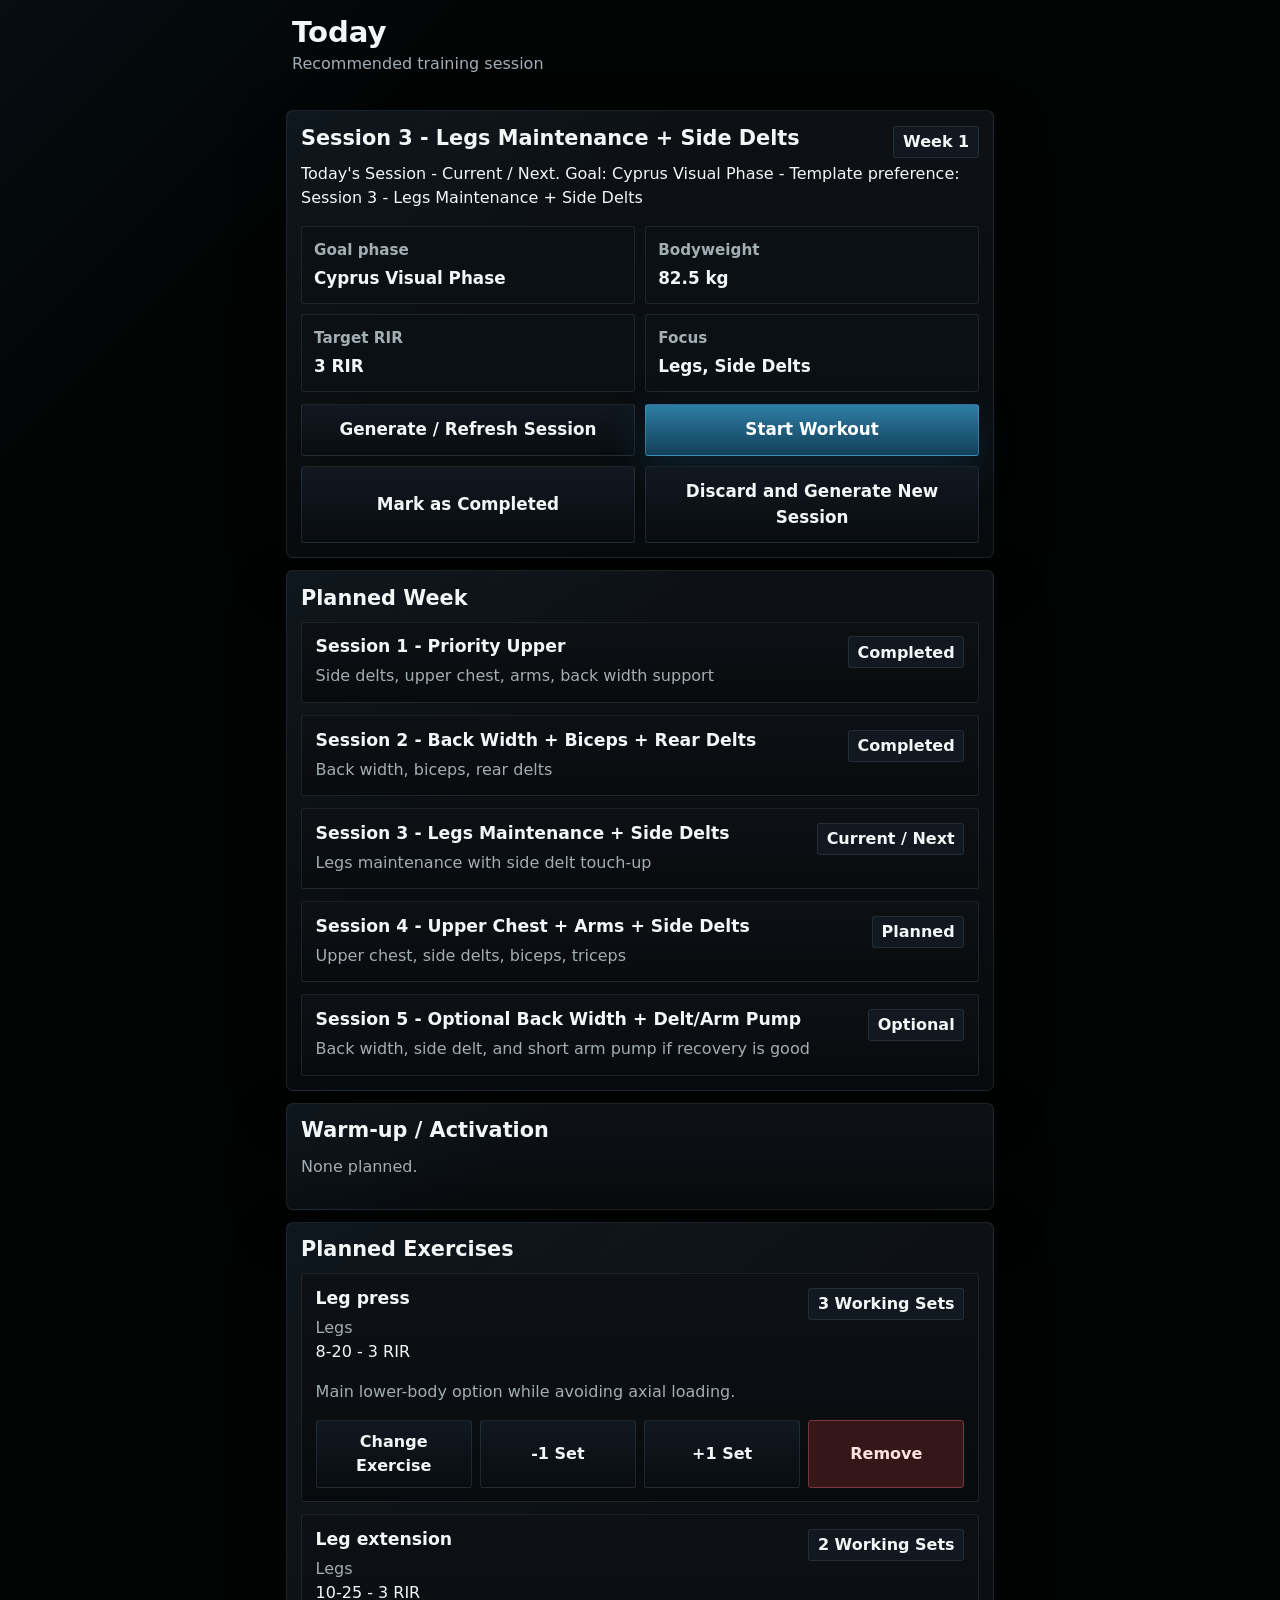
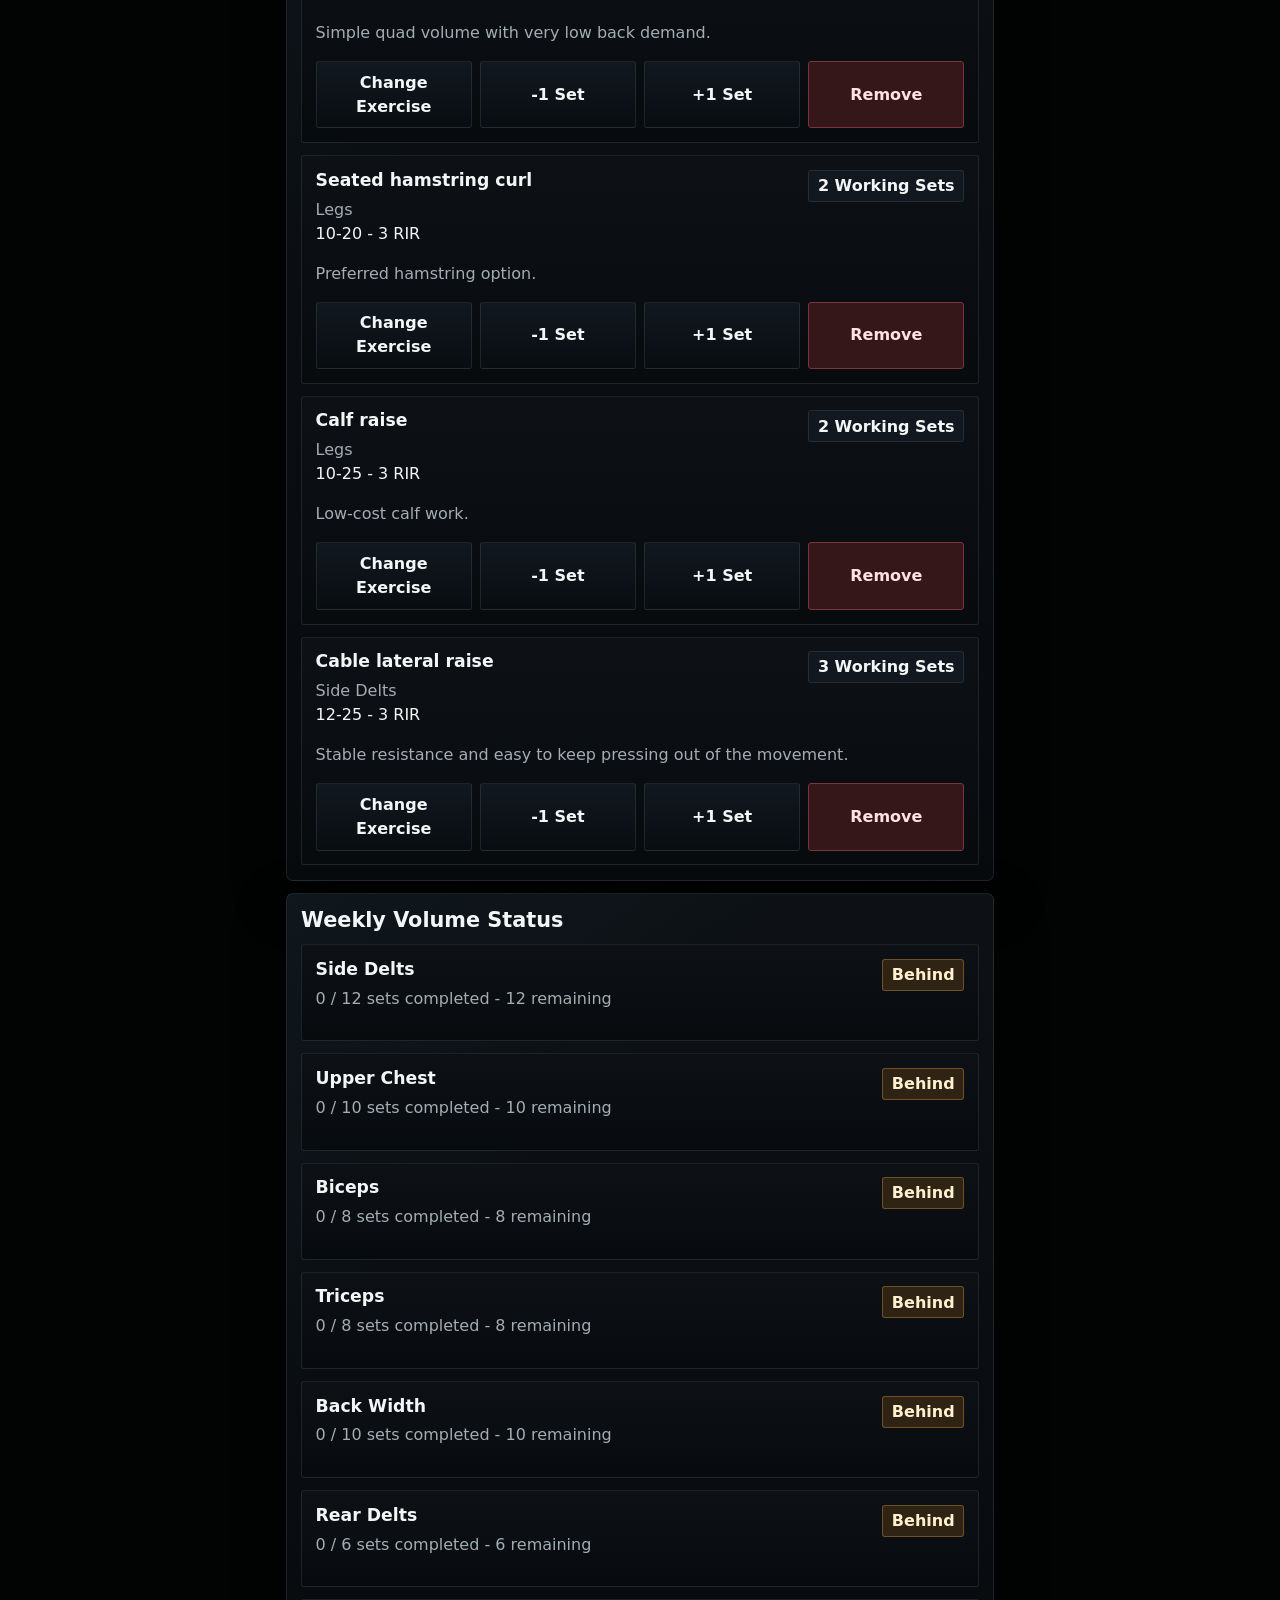
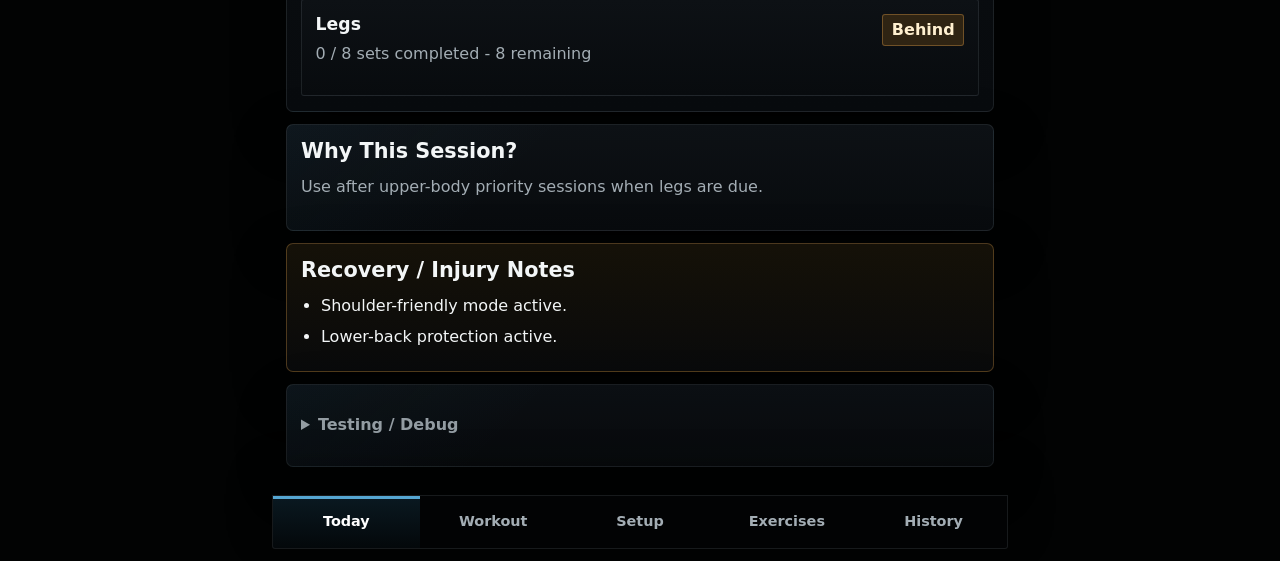
<file: index.html>
<!doctype html>
<html lang="en">
  <head>
    <meta charset="utf-8">
    <meta name="viewport" content="width=device-width, initial-scale=1">
    <title>Training Planner - Today</title>
    <link rel="stylesheet" href="css/styles.css">
  </head>
  <body data-page="home">
    <header class="app-header">
      <h1>Today</h1>
      <p class="subtle">Recommended training session</p>
    </header>

    <main class="page">
      <section class="card">
        <div class="card-header">
          <h2 id="today-session-title">Loading session...</h2>
          <span class="badge" id="today-week">Week</span>
        </div>
        <p id="today-session-summary">Preparing today's recommendation.</p>
        <dl class="stats-list">
          <div>
            <dt>Goal phase</dt>
            <dd id="today-goal-name">--</dd>
          </div>
          <div>
            <dt>Bodyweight</dt>
            <dd id="today-bodyweight">--</dd>
          </div>
          <div>
            <dt>Target RIR</dt>
            <dd id="today-target-rir">--</dd>
          </div>
          <div>
            <dt>Focus</dt>
            <dd id="today-focus">--</dd>
          </div>
        </dl>
        <div class="button-row">
          <button class="button" id="generate-session-button" type="button">Generate / Refresh Session</button>
          <button class="button button-primary" id="start-workout-button" type="button">Start Workout</button>
          <button class="button" id="mark-active-completed-button" type="button" hidden>Mark as Completed</button>
          <button class="button" id="discard-active-session-button" type="button" hidden>Discard and Generate New Session</button>
        </div>
      </section>

      <section class="card">
        <h2>Planned Week</h2>
        <div id="planned-week-sessions" class="stack"></div>
      </section>

      <section class="card">
        <h2>Warm-up / Activation</h2>
        <div id="today-prep" class="stack"></div>
      </section>

      <section class="card">
        <h2>Planned Exercises</h2>
        <div id="today-exercises" class="stack"></div>
      </section>

      <section class="card">
        <h2>Weekly Volume Status</h2>
        <div id="weekly-volume-status" class="stack"></div>
      </section>

      <section class="card">
        <h2>Why This Session?</h2>
        <p id="today-session-reason" class="subtle">Checking weekly set targets and recent training.</p>
      </section>

      <section class="card warning-card">
        <h2>Recovery / Injury Notes</h2>
        <ul id="recovery-warnings" class="plain-list">
          <li>No recovery warnings logged yet.</li>
        </ul>
      </section>

      <details class="card debug-panel">
        <summary>Testing / Debug</summary>
        <div id="debug-summary" class="debug-summary"></div>
        <div class="button-row">
          <button class="button" id="debug-clear-active-session" type="button">Clear activeSession only</button>
          <button class="button" id="debug-clear-workout-history" type="button">Clear workout history only</button>
          <button class="button" id="debug-reset-app-state" type="button">Reset app state to defaults</button>
        </div>
      </details>
    </main>

    <section class="exercise-modal" id="today-change-exercise-modal" role="dialog" aria-modal="true" aria-labelledby="today-change-exercise-title" hidden>
      <div class="exercise-modal-card">
        <h2 id="today-change-exercise-title">Change Exercise</h2>
        <p class="subtle" id="today-change-exercise-current"></p>
        <label>
          Replacement exercise
          <select id="today-change-exercise-select"></select>
        </label>
        <p class="subtle" id="today-change-exercise-details"></p>
        <div class="button-row">
          <button class="button button-primary" id="today-save-exercise-change-button" type="button">Use Exercise</button>
          <button class="button" id="today-cancel-exercise-change-button" type="button">Cancel</button>
        </div>
      </div>
    </section>

    <nav class="bottom-nav" aria-label="Main navigation"></nav>

    <script src="js/data.js"></script>
    <script src="js/storage.js"></script>
    <script src="js/logic.js"></script>
    <script src="js/feedback.js"></script>
    <script src="js/app.js"></script>
  </body>
</html>
</file>
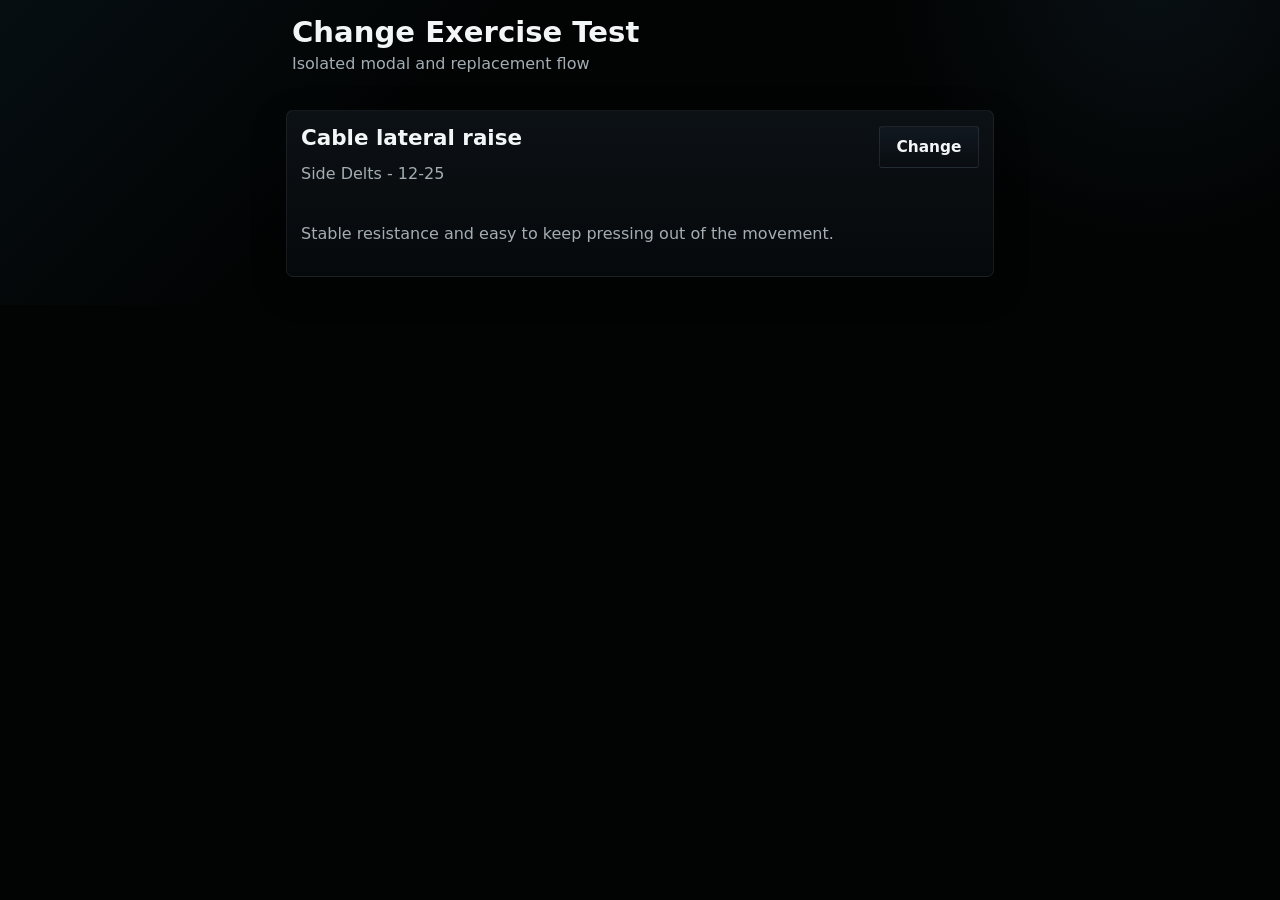
<file: change-exercise-test.html>
<!doctype html>
<html lang="en">
  <head>
    <meta charset="utf-8">
    <meta name="viewport" content="width=device-width, initial-scale=1">
    <title>Change Exercise Test</title>
    <link rel="stylesheet" href="css/styles.css">
  </head>
  <body>
    <header class="app-header">
      <h1>Change Exercise Test</h1>
      <p class="subtle">Isolated modal and replacement flow</p>
    </header>

    <main class="page">
      <section class="card workout-exercise-card" data-test-exercise-card>
        <div class="card-header workout-card-header">
          <div>
            <h2 id="test-exercise-title">Cable lateral raise</h2>
            <p class="subtle" id="test-exercise-meta">Side Delts - 12-25</p>
          </div>
          <div class="workout-header-actions">
            <button class="button change-exercise-top-button" type="button" data-test-action="change-exercise">Change</button>
          </div>
        </div>
        <p class="subtle" id="test-exercise-notes">Stable resistance and easy to keep pressing out of the movement.</p>
      </section>
    </main>

    <section class="exercise-modal" id="test-change-exercise-modal" role="dialog" aria-modal="true" aria-labelledby="test-change-exercise-title" hidden>
      <div class="exercise-modal-card">
        <h2 id="test-change-exercise-title">Change Exercise</h2>
        <p class="subtle" id="test-change-exercise-current">Current: Cable lateral raise</p>
        <label>
          Replacement exercise
          <select id="test-change-exercise-select"></select>
        </label>
        <p class="subtle" id="test-change-exercise-details"></p>
        <div class="button-row">
          <button class="button button-primary" id="test-save-exercise-change-button" type="button">Use Exercise</button>
          <button class="button" id="test-cancel-exercise-change-button" type="button">Cancel</button>
        </div>
      </div>
    </section>

    <script src="js/change-exercise-test.js"></script>
  </body>
</html>
</file>
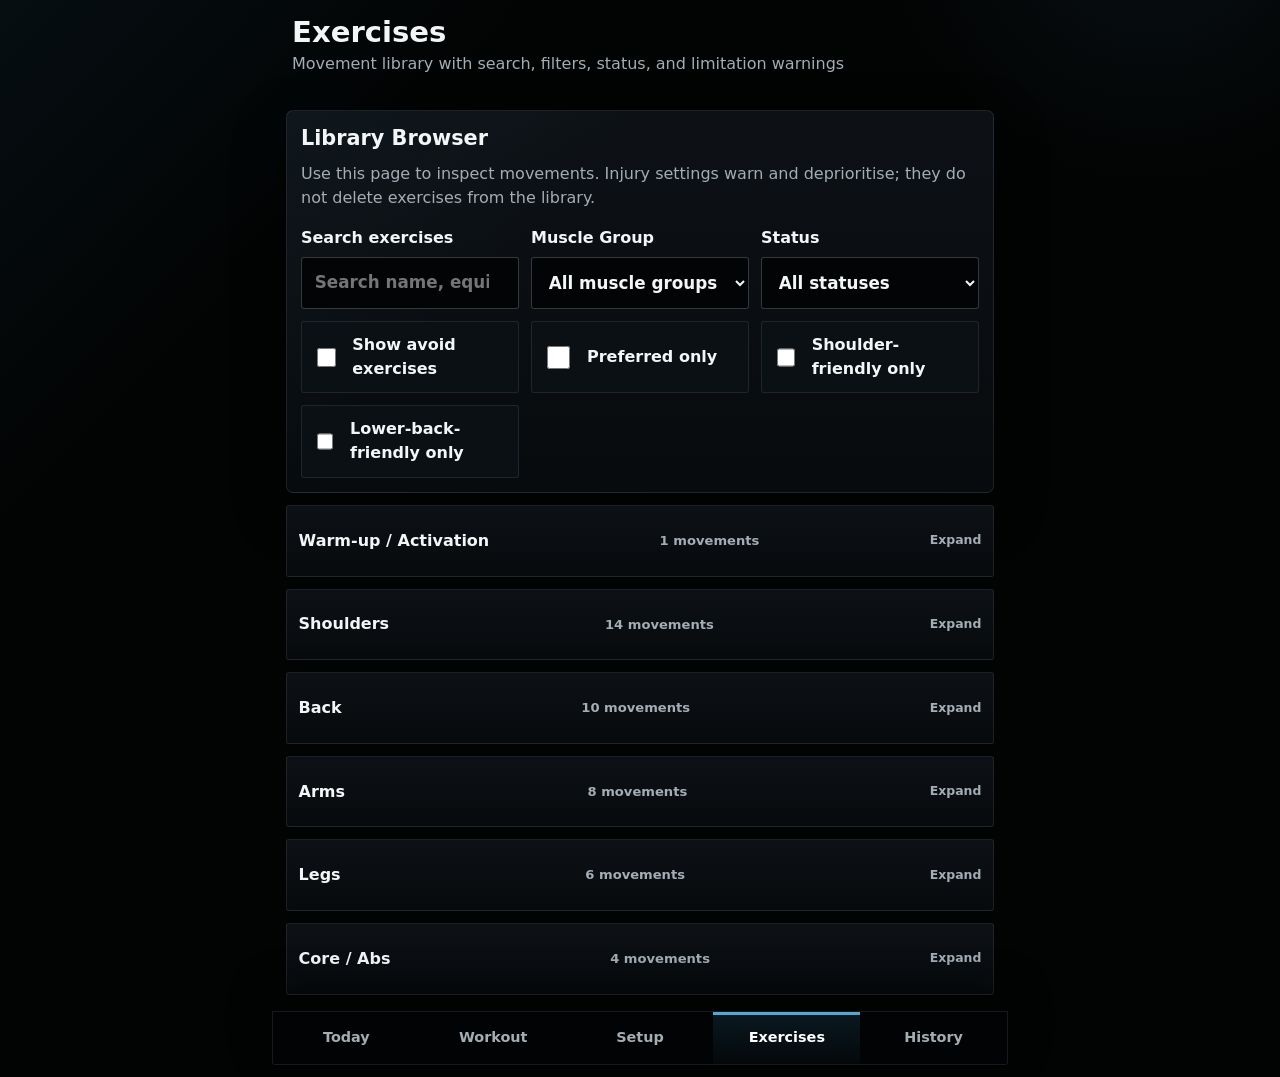
<file: exercises.html>
<!doctype html>
<html lang="en">
  <head>
    <meta charset="utf-8">
    <meta name="viewport" content="width=device-width, initial-scale=1">
    <title>Training Planner - Exercises</title>
    <link rel="stylesheet" href="css/styles.css">
  </head>
  <body data-page="exercises">
    <header class="app-header">
      <h1>Exercises</h1>
      <p class="subtle">Movement library with search, filters, status, and limitation warnings</p>
    </header>

    <main class="page">
      <section class="card">
        <h2>Library Browser</h2>
        <p class="subtle">Use this page to inspect movements. Injury settings warn and deprioritise; they do not delete exercises from the library.</p>
        <div class="form-grid">
          <label>
            Search exercises
            <input id="exercise-search" type="search" placeholder="Search name, equipment, notes">
          </label>
          <label>
            Muscle Group
            <select id="exercise-filter-muscle">
              <option value="all">All muscle groups</option>
            </select>
          </label>
          <label>
            Status
            <select id="exercise-filter-status">
              <option value="all">All statuses</option>
              <option value="preferred">Preferred</option>
              <option value="conditional">Conditional</option>
              <option value="neutral">Neutral</option>
              <option value="prep">Prep</option>
              <option value="avoid">Avoid</option>
            </select>
          </label>
          <label class="checkbox-row">
            <input id="filter-show-avoid" type="checkbox">
            Show avoid exercises
          </label>
          <label class="checkbox-row">
            <input id="filter-preferred-only" type="checkbox">
            Preferred only
          </label>
          <label class="checkbox-row">
            <input id="filter-shoulder-friendly" type="checkbox">
            Shoulder-friendly only
          </label>
          <label class="checkbox-row">
            <input id="filter-lower-back-friendly" type="checkbox">
            Lower-back-friendly only
          </label>
        </div>
      </section>

      <section id="exercise-library" class="stack"></section>
    </main>

    <nav class="bottom-nav" aria-label="Main navigation"></nav>

    <script src="js/data.js"></script>
    <script src="js/storage.js"></script>
    <script src="js/app.js"></script>
  </body>
</html>
</file>
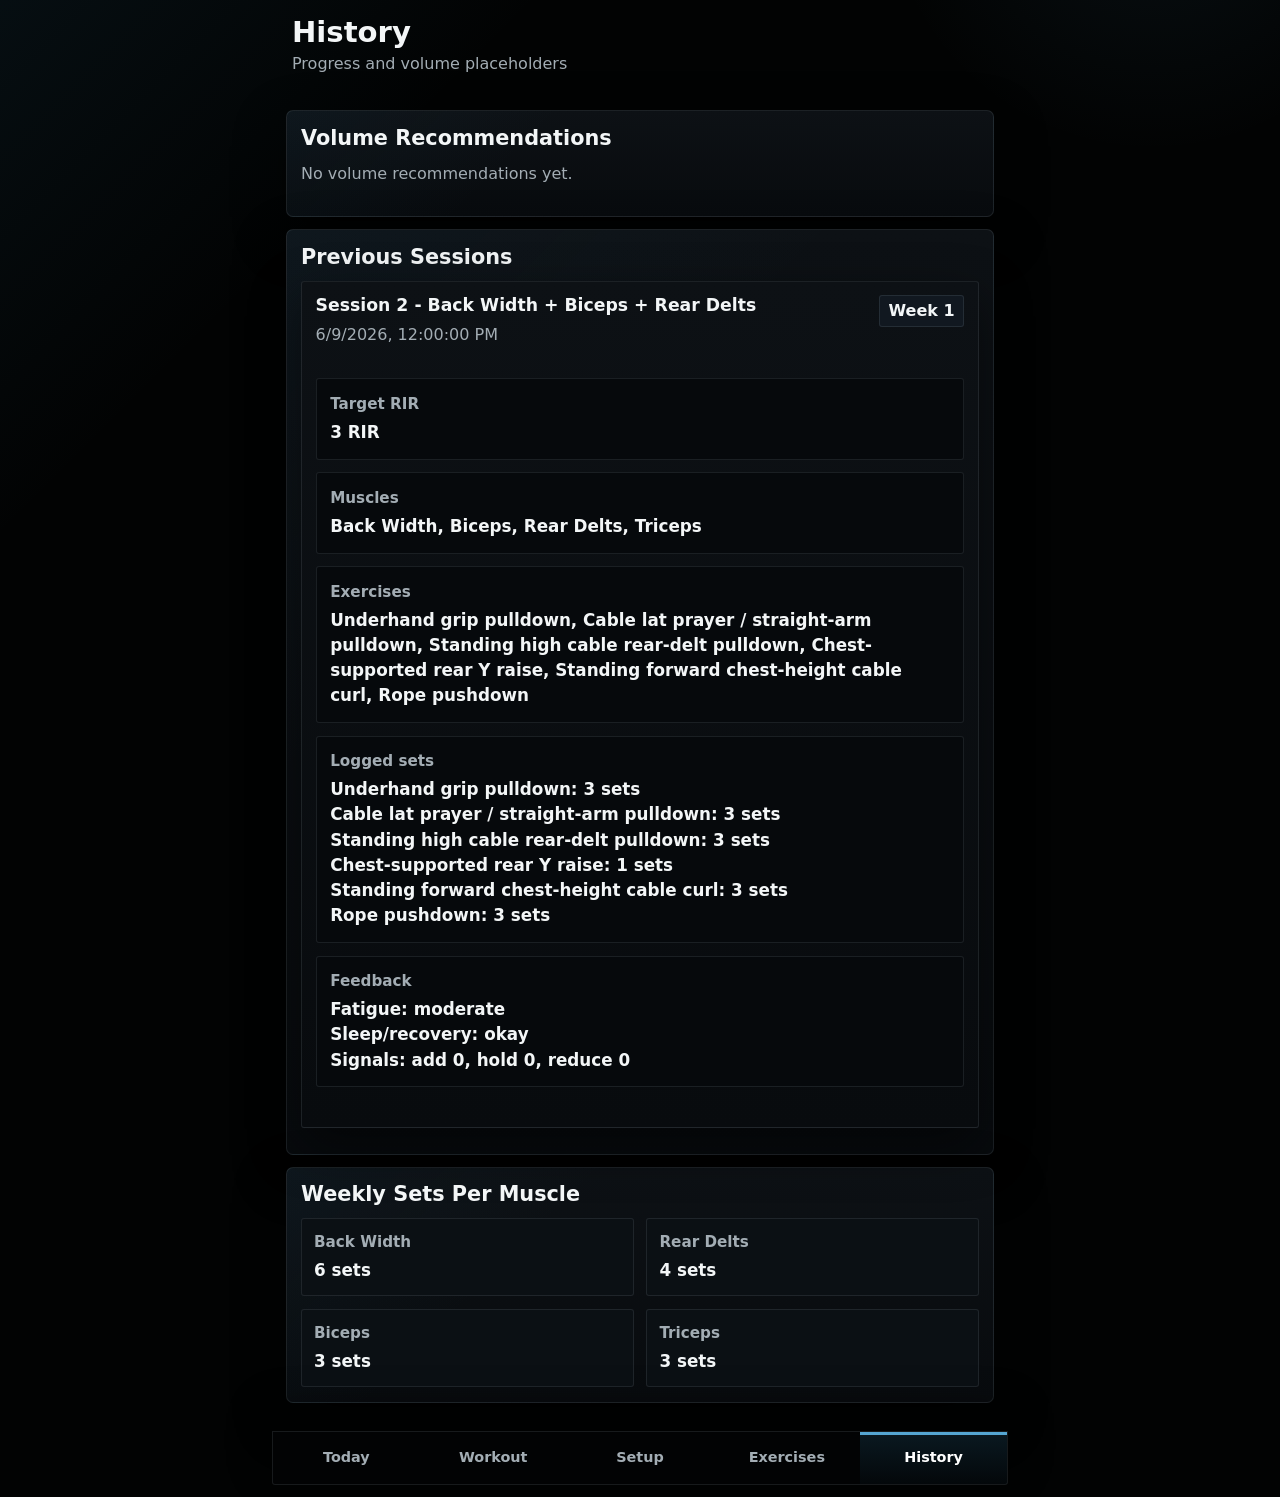
<file: history.html>
<!doctype html>
<html lang="en">
  <head>
    <meta charset="utf-8">
    <meta name="viewport" content="width=device-width, initial-scale=1">
    <title>Training Planner - History</title>
    <link rel="stylesheet" href="css/styles.css">
  </head>
  <body data-page="history">
    <header class="app-header">
      <h1>History</h1>
      <p class="subtle">Progress and volume placeholders</p>
    </header>

    <main class="page">
      <section class="card">
        <h2>Volume Recommendations</h2>
        <div id="volume-recommendations" class="stack">
          <p class="subtle">No pending recommendations.</p>
        </div>
      </section>

      <section class="card">
        <h2>Previous Sessions</h2>
        <div id="previous-sessions" class="stack">
          <p class="subtle">No completed sessions yet.</p>
        </div>
      </section>

      <section class="card">
        <h2>Weekly Sets Per Muscle</h2>
        <div id="weekly-sets" class="volume-grid"></div>
      </section>
    </main>

    <nav class="bottom-nav" aria-label="Main navigation"></nav>

    <script src="js/data.js"></script>
    <script src="js/storage.js"></script>
    <script src="js/logic.js"></script>
    <script src="js/feedback.js"></script>
    <script src="js/app.js"></script>
  </body>
</html>
</file>
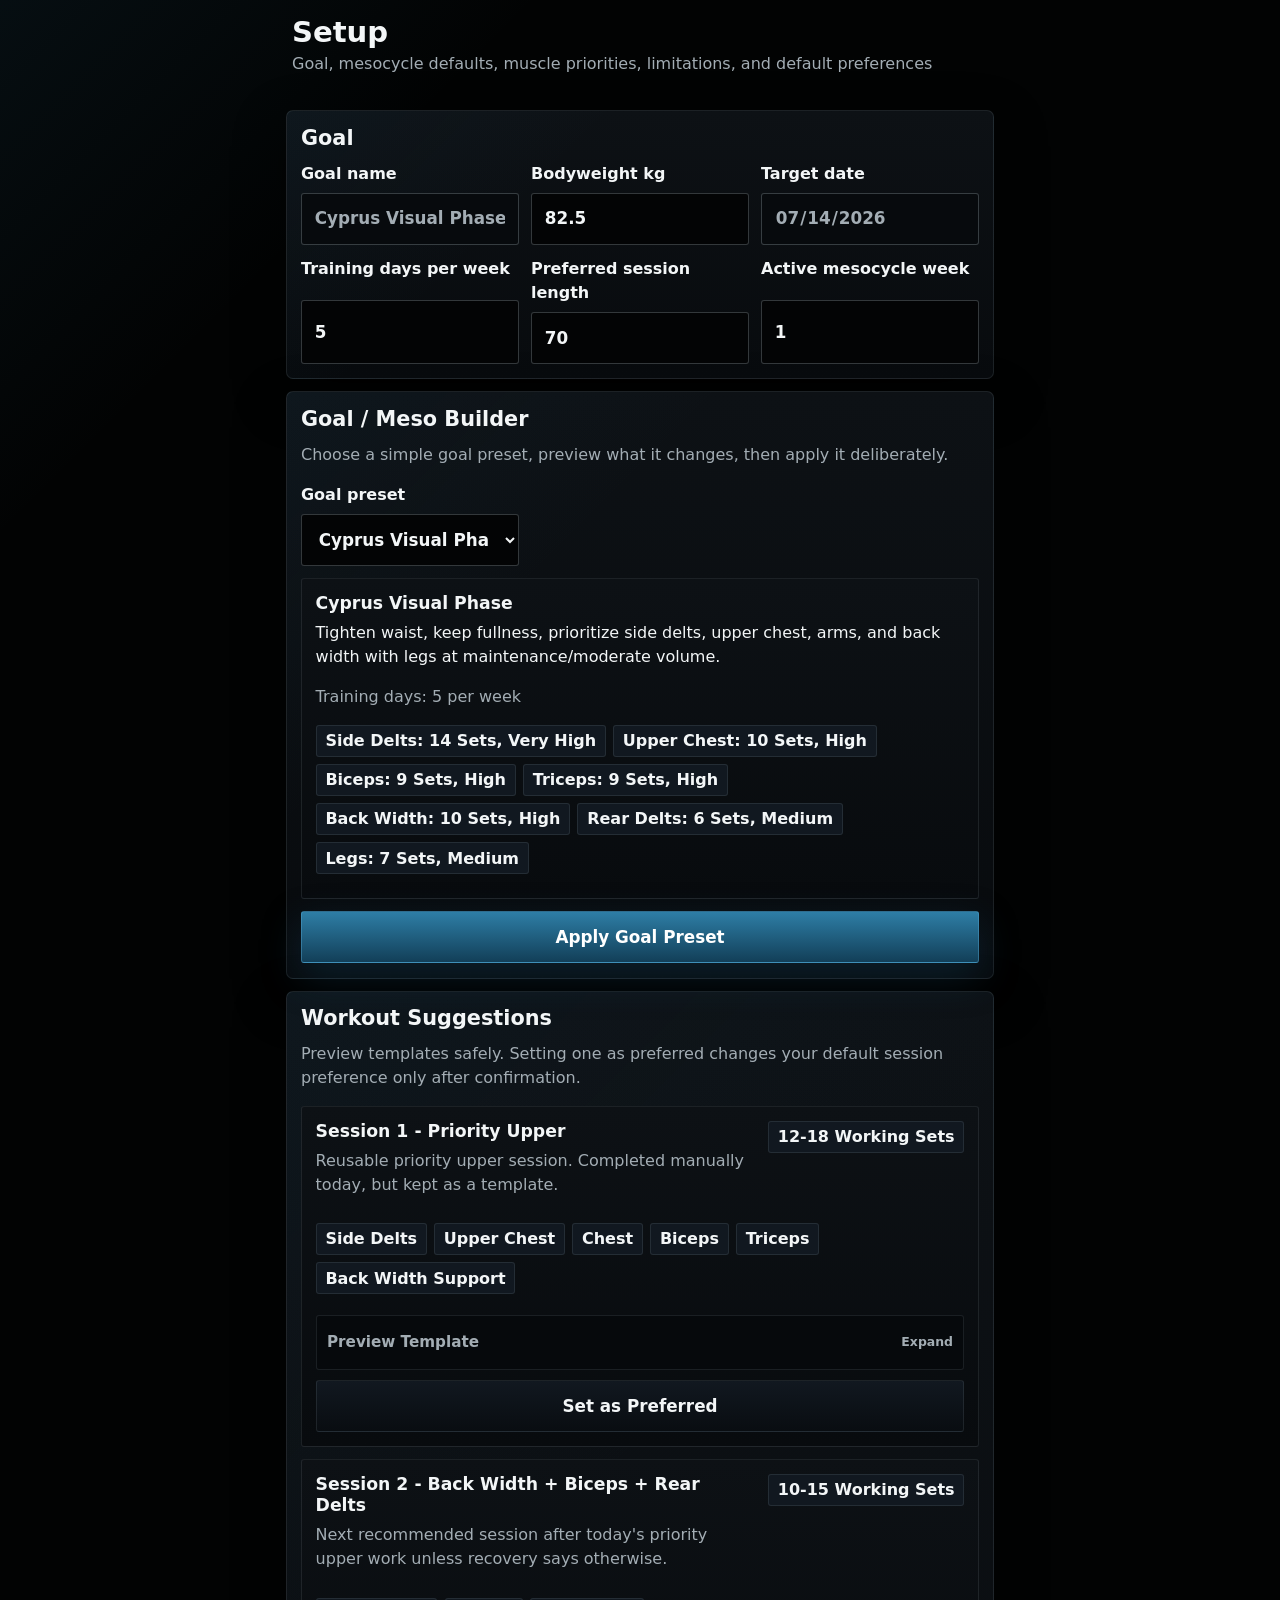
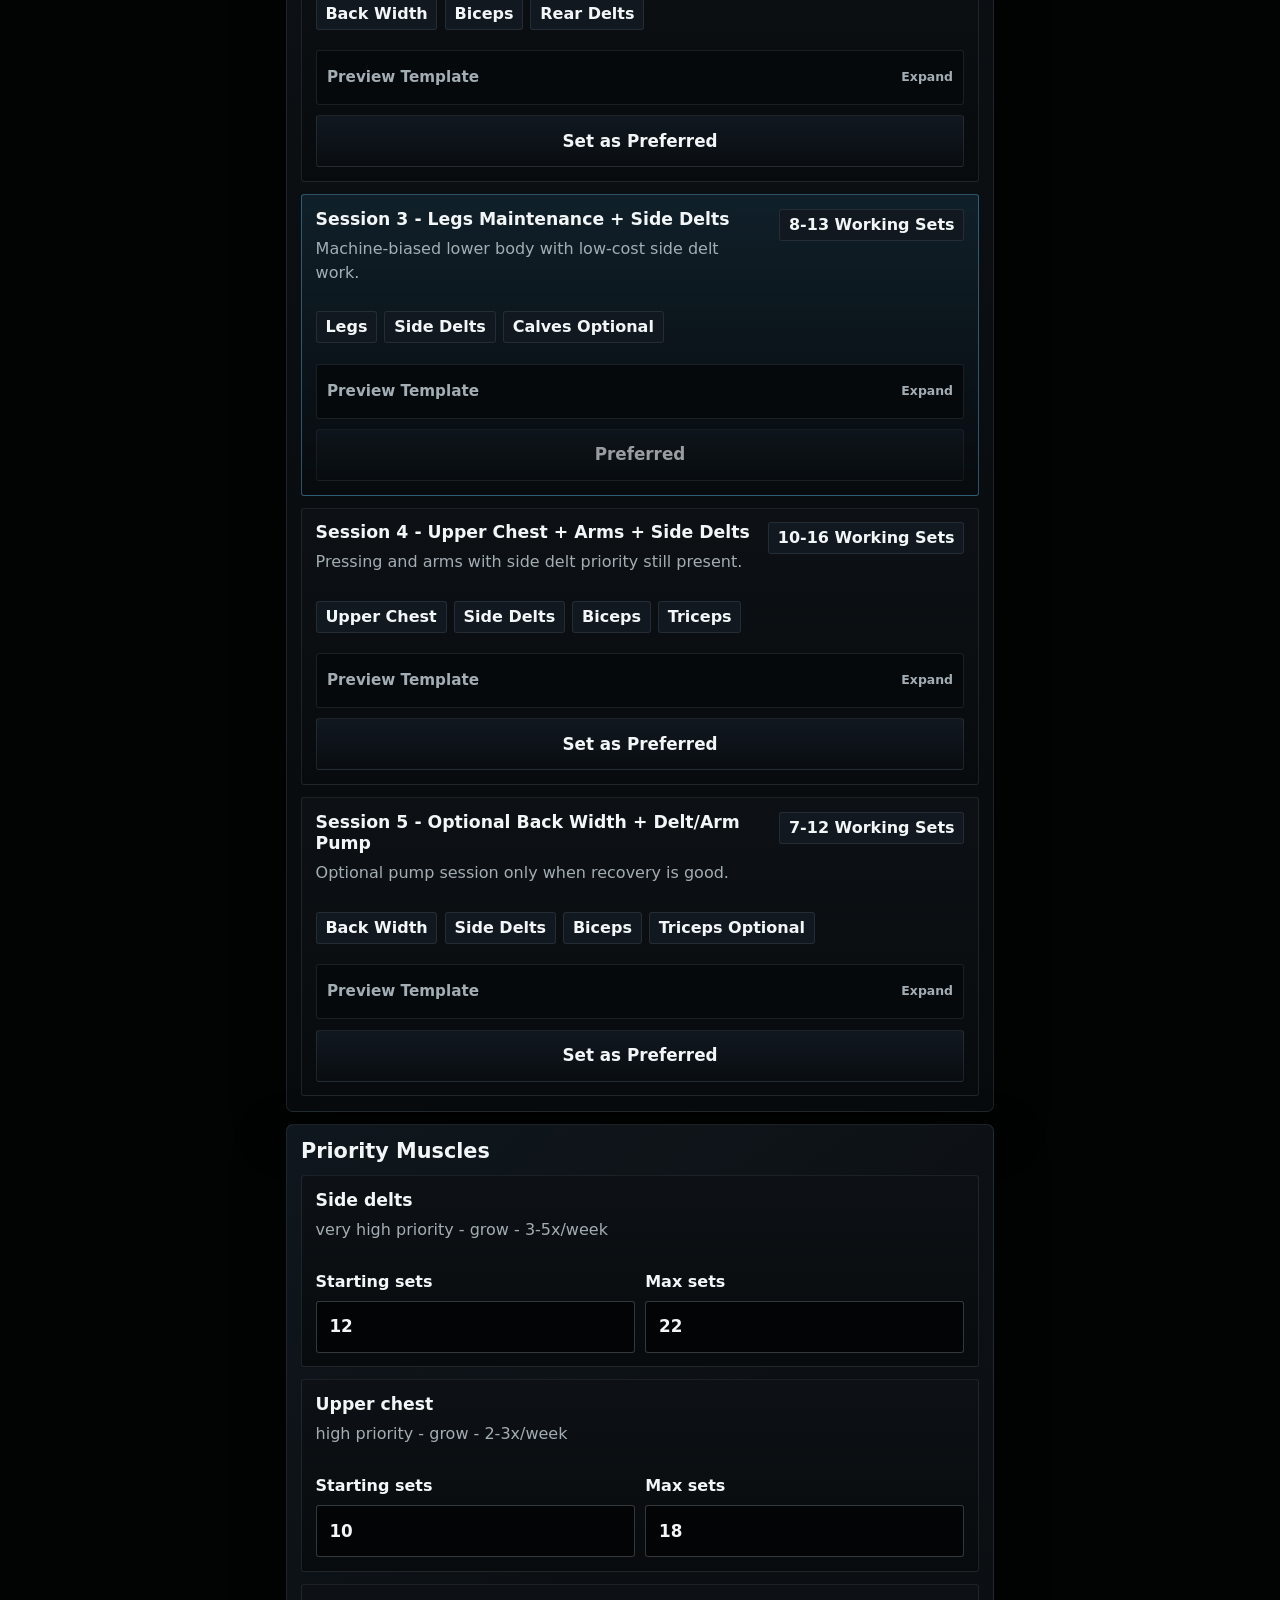
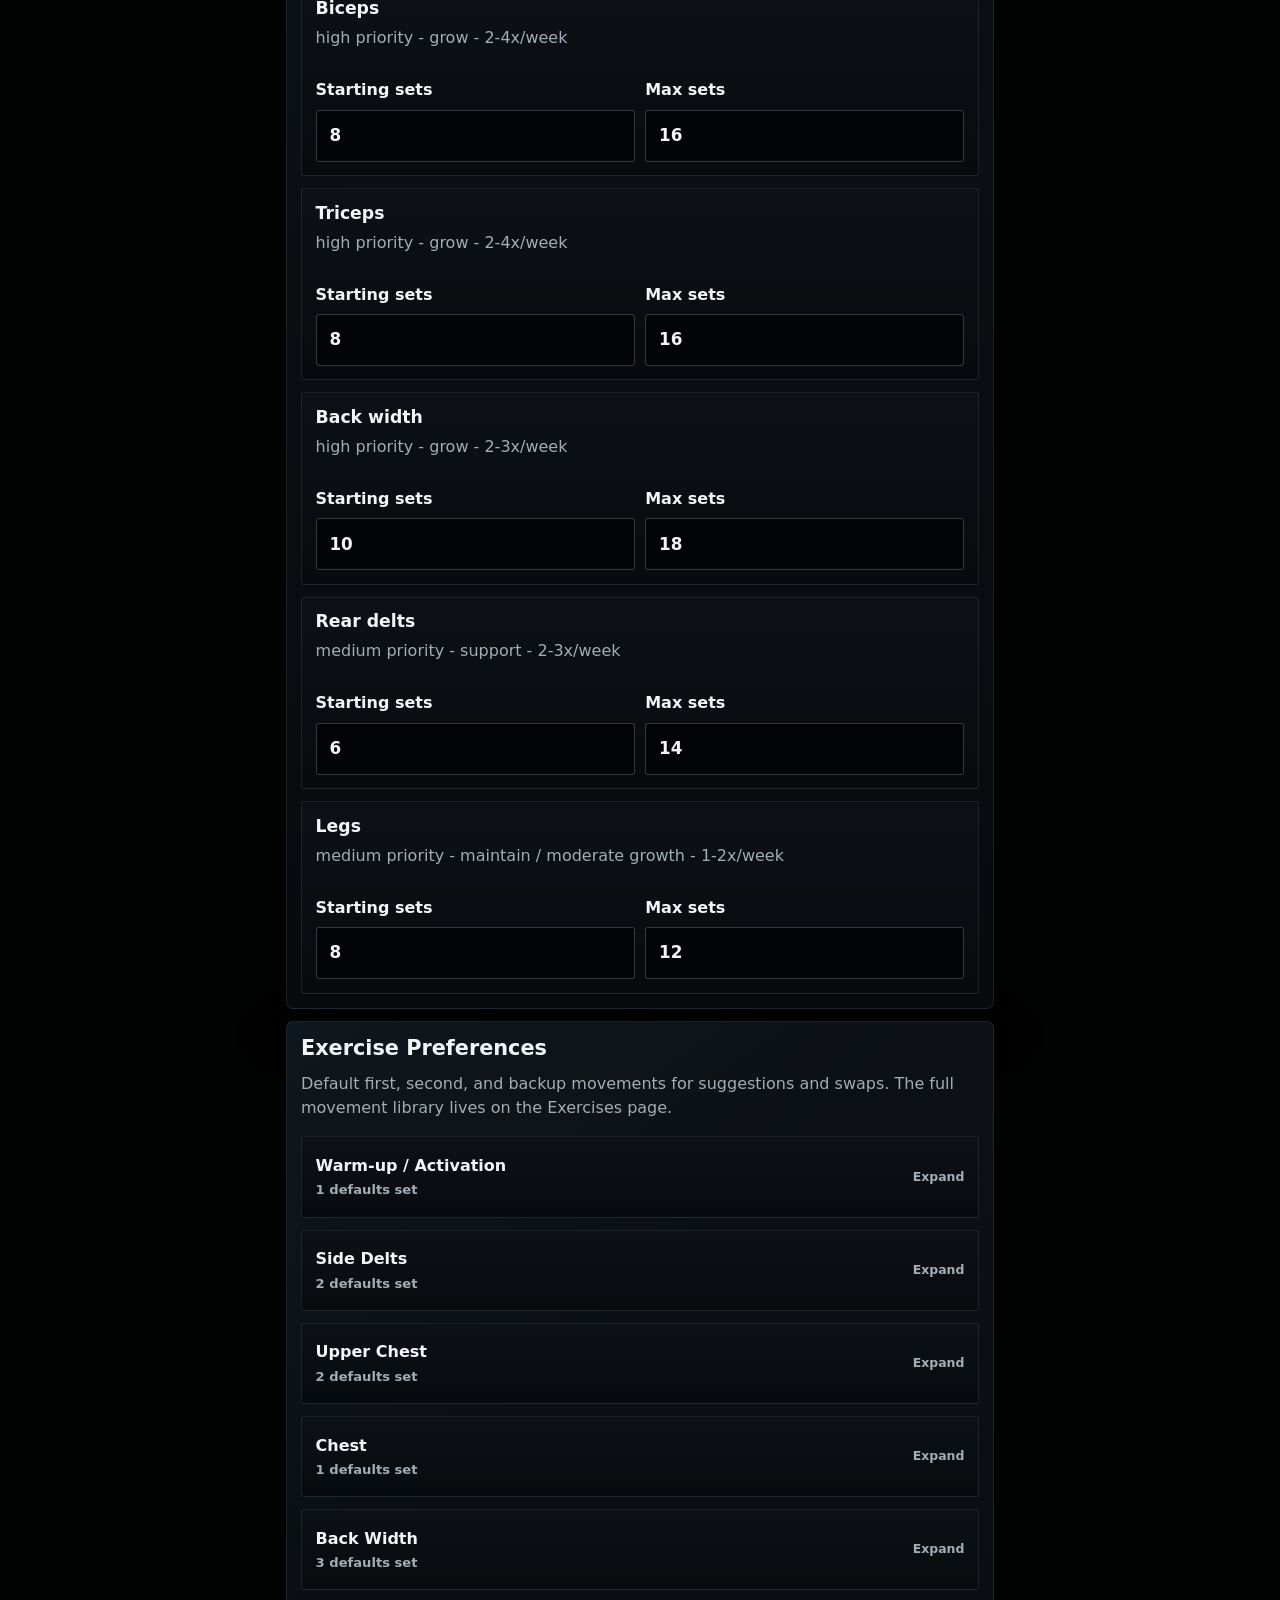
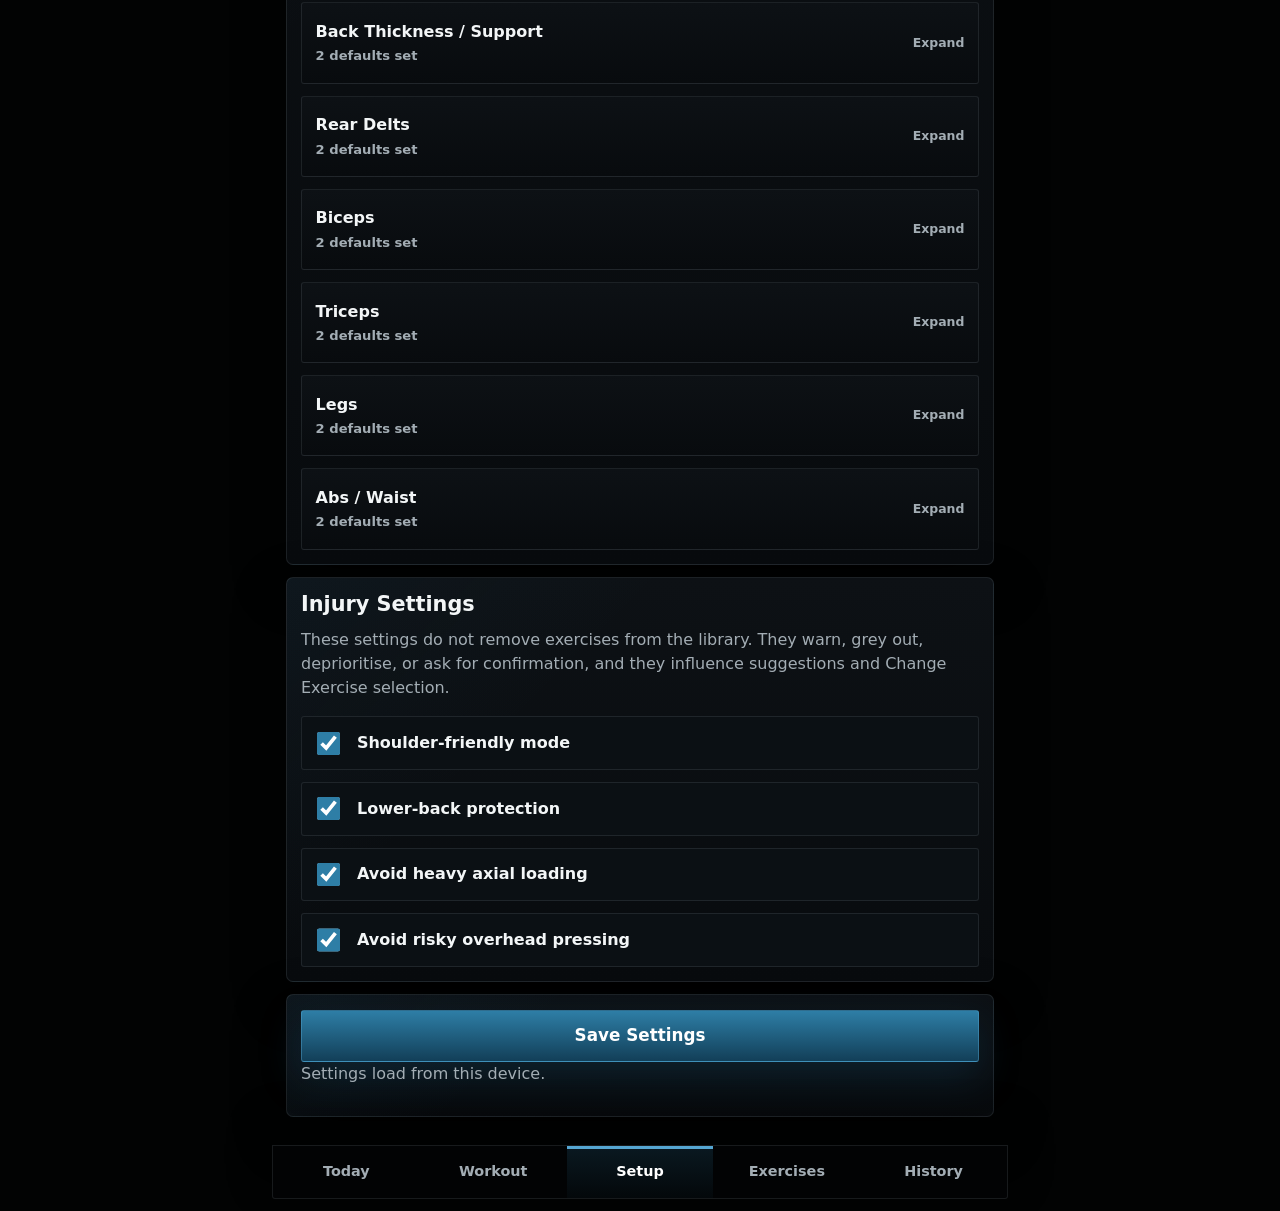
<file: setup.html>
<!doctype html>
<html lang="en">
  <head>
    <meta charset="utf-8">
    <meta name="viewport" content="width=device-width, initial-scale=1">
    <title>Training Planner - Setup</title>
    <link rel="stylesheet" href="css/styles.css">
  </head>
  <body data-page="setup">
    <header class="app-header">
      <h1>Setup</h1>
      <p class="subtle">Goal, mesocycle defaults, muscle priorities, limitations, and default preferences</p>
    </header>

    <main class="page">
      <section class="card">
        <h2>Goal</h2>
        <div class="form-grid">
          <label>
            Goal name
            <input id="goal-name" type="text" readonly>
          </label>
          <label>
            Bodyweight kg
            <input id="bodyweight-kg" type="number" min="40" max="180" step="0.1">
          </label>
          <label>
            Target date
            <input id="target-date" type="date" readonly>
          </label>
          <label>
            Training days per week
            <input id="training-days-per-week" type="number" min="1" max="7">
          </label>
          <label>
            Preferred session length
            <input id="session-length-minutes" type="number" min="30" max="150" step="5">
          </label>
          <label>
            Active mesocycle week
            <input id="current-week" type="number" min="1" max="8">
          </label>
        </div>
      </section>

      <section class="card">
        <h2>Goal / Meso Builder</h2>
        <p class="subtle">Choose a simple goal preset, preview what it changes, then apply it deliberately.</p>
        <div class="form-grid">
          <label>
            Goal preset
            <select id="goal-preset-select"></select>
          </label>
        </div>
        <div id="goal-preset-summary" class="preset-summary"></div>
        <button class="button button-primary" id="apply-goal-preset-button" type="button">Apply Goal Preset</button>
      </section>

      <section class="card">
        <h2>Workout Suggestions</h2>
        <p class="subtle">Preview templates safely. Setting one as preferred changes your default session preference only after confirmation.</p>
        <div id="session-templates" class="stack"></div>
      </section>

      <section class="card">
        <h2>Priority Muscles</h2>
        <div id="priority-muscles" class="stack priority-list"></div>
      </section>

      <section class="card">
        <h2>Exercise Preferences</h2>
        <p class="subtle">Default first, second, and backup movements for suggestions and swaps. The full movement library lives on the Exercises page.</p>
        <div id="exercise-preferences" class="stack"></div>
      </section>

      <section class="card">
        <h2>Injury Settings</h2>
        <p class="subtle">These settings do not remove exercises from the library. They warn, grey out, deprioritise, or ask for confirmation, and they influence suggestions and Change Exercise selection.</p>
        <div id="injury-settings" class="stack"></div>
      </section>

      <section class="card">
        <button class="button button-primary" id="save-settings-button" type="button">Save Settings</button>
        <p class="subtle" id="settings-save-status">Settings load from this device.</p>
      </section>
    </main>

    <nav class="bottom-nav" aria-label="Main navigation"></nav>

    <script src="js/data.js"></script>
    <script src="js/storage.js"></script>
    <script src="js/app.js"></script>
  </body>
</html>
</file>
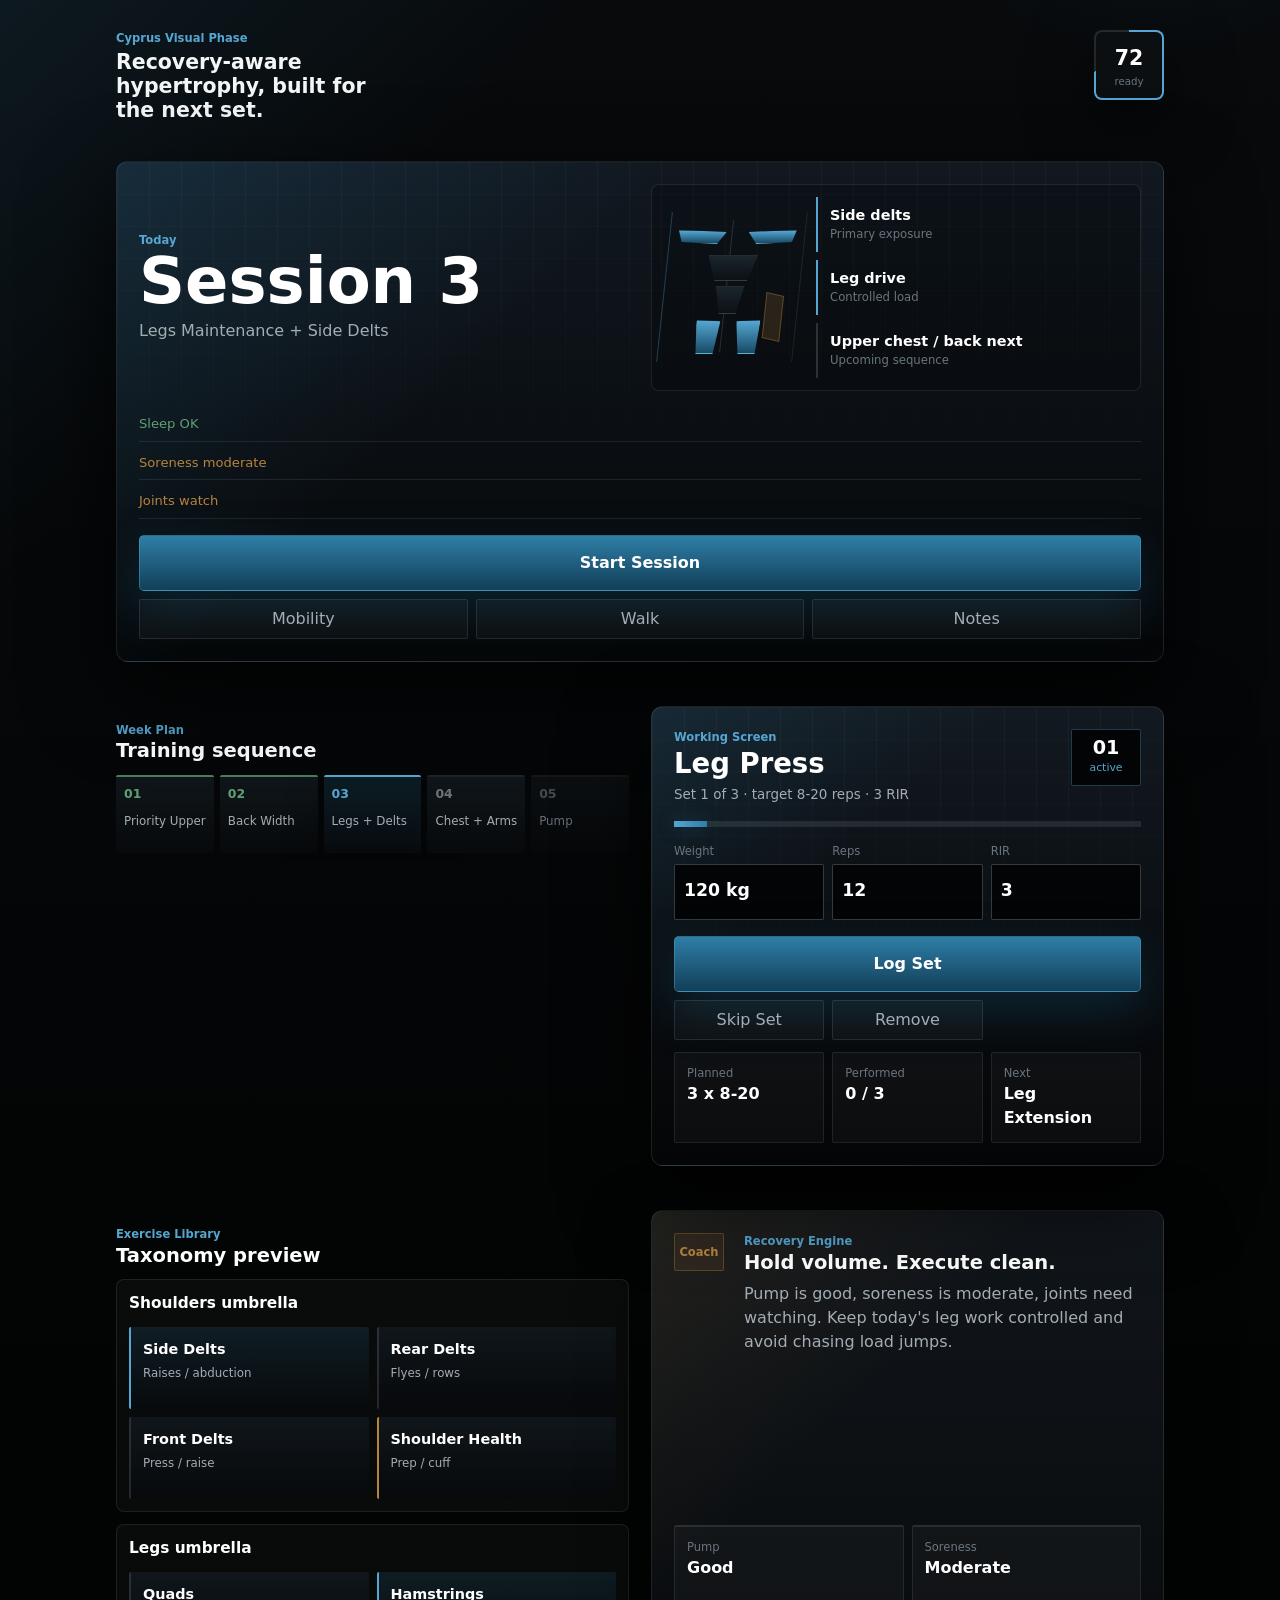
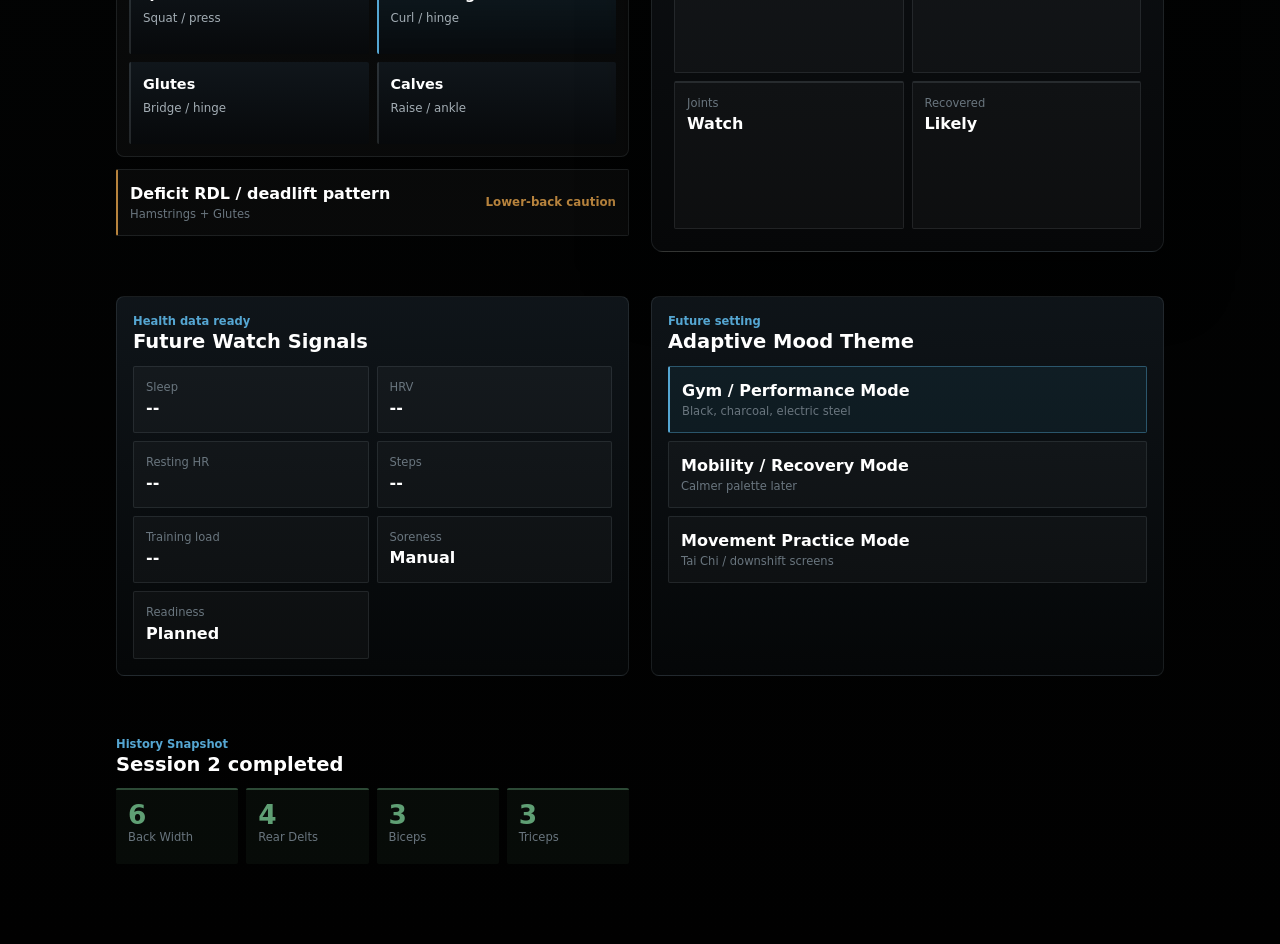
<file: v08-visual-direction.html>
<!doctype html>
<html lang="en">
  <head>
    <meta charset="utf-8">
    <meta name="viewport" content="width=device-width, initial-scale=1">
    <title>v08 Visual Direction Prototype</title>
    <link rel="stylesheet" href="css/v08-visual-direction.css">
  </head>
  <body>
    <main class="app-frame" aria-label="v08 visual direction prototype">
      <header class="app-top">
        <div>
          <span class="phase-label">Cyprus Visual Phase</span>
          <h1>Recovery-aware hypertrophy, built for the next set.</h1>
        </div>
        <div class="readiness-gauge">
          <strong>72</strong>
          <span>ready</span>
        </div>
      </header>

      <section class="session-hero" aria-labelledby="today-title">
        <div class="hero-grid">
          <div class="hero-copy">
            <span class="section-kicker">Today</span>
            <h2 id="today-title">Session 3</h2>
            <p>Legs Maintenance + Side Delts</p>
          </div>

          <div class="focus-board" aria-label="Muscle focus map">
            <div class="focus-map" aria-hidden="true">
              <span class="focus-slab shoulder-left"></span>
              <span class="focus-slab shoulder-right"></span>
              <span class="focus-slab upper-chain"></span>
              <span class="focus-slab trunk"></span>
              <span class="focus-slab leg-drive-left"></span>
              <span class="focus-slab leg-drive-right"></span>
              <span class="focus-slab hinge-warning"></span>
            </div>
            <div class="focus-list">
              <div class="active"><strong>Side delts</strong><span>Primary exposure</span></div>
              <div class="active"><strong>Leg drive</strong><span>Controlled load</span></div>
              <div><strong>Upper chest / back next</strong><span>Upcoming sequence</span></div>
            </div>
          </div>
        </div>

        <div class="readiness-strip" aria-label="Readiness checks">
          <span class="ok">Sleep OK</span>
          <span class="warn">Soreness moderate</span>
          <span class="warn">Joints watch</span>
        </div>

        <button class="start-button" type="button">Start Session</button>
        <div class="quick-actions">
          <button type="button">Mobility</button>
          <button type="button">Walk</button>
          <button type="button">Notes</button>
        </div>
      </section>

      <section class="week-flow" aria-labelledby="week-title">
        <div class="section-title">
          <span class="section-kicker">Week Plan</span>
          <h2 id="week-title">Training sequence</h2>
        </div>
        <div class="track-line">
          <article class="track-step done"><span>01</span><p>Priority Upper</p></article>
          <article class="track-step done"><span>02</span><p>Back Width</p></article>
          <article class="track-step live"><span>03</span><p>Legs + Delts</p></article>
          <article class="track-step"><span>04</span><p>Chest + Arms</p></article>
          <article class="track-step optional"><span>05</span><p>Pump</p></article>
        </div>
      </section>

      <section class="workout-flow" aria-labelledby="logger-title">
        <div class="logger-head">
          <div>
            <span class="section-kicker">Working Screen</span>
            <h2 id="logger-title">Leg Press</h2>
            <p>Set 1 of 3 · target 8-20 reps · 3 RIR</p>
          </div>
          <div class="set-counter">
            <strong>01</strong>
            <span>active</span>
          </div>
        </div>

        <div class="technical-progress" aria-label="0 of 3 sets logged">
          <span style="width: 7%"></span>
        </div>

        <div class="set-entry">
          <label>
            <span>Weight</span>
            <strong>120 kg</strong>
          </label>
          <label>
            <span>Reps</span>
            <strong>12</strong>
          </label>
          <label>
            <span>RIR</span>
            <strong>3</strong>
          </label>
        </div>

        <button class="log-button" type="button">Log Set</button>
        <div class="quiet-controls">
          <button type="button">Skip Set</button>
          <button type="button">Remove</button>
        </div>

        <div class="logger-meta">
          <div><span>Planned</span><strong>3 x 8-20</strong></div>
          <div><span>Performed</span><strong>0 / 3</strong></div>
          <div><span>Next</span><strong>Leg Extension</strong></div>
        </div>
      </section>

      <section class="library-preview" aria-labelledby="library-title">
        <div class="section-title">
          <span class="section-kicker">Exercise Library</span>
          <h2 id="library-title">Taxonomy preview</h2>
        </div>
        <div class="taxonomy-block">
          <h3>Shoulders umbrella</h3>
          <div class="muscle-tiles">
            <article class="muscle-tile selected"><strong>Side Delts</strong><span>Raises / abduction</span></article>
            <article class="muscle-tile"><strong>Rear Delts</strong><span>Flyes / rows</span></article>
            <article class="muscle-tile"><strong>Front Delts</strong><span>Press / raise</span></article>
            <article class="muscle-tile caution"><strong>Shoulder Health</strong><span>Prep / cuff</span></article>
          </div>
        </div>
        <div class="taxonomy-block">
          <h3>Legs umbrella</h3>
          <div class="muscle-tiles">
            <article class="muscle-tile"><strong>Quads</strong><span>Squat / press</span></article>
            <article class="muscle-tile selected"><strong>Hamstrings</strong><span>Curl / hinge</span></article>
            <article class="muscle-tile"><strong>Glutes</strong><span>Bridge / hinge</span></article>
            <article class="muscle-tile"><strong>Calves</strong><span>Raise / ankle</span></article>
          </div>
        </div>
        <article class="exercise-feature caution-line">
          <div>
            <strong>Deficit RDL / deadlift pattern</strong>
            <span>Hamstrings + Glutes</span>
          </div>
          <em>Lower-back caution</em>
        </article>
      </section>

      <section class="coach-card" aria-labelledby="recovery-title">
        <div class="coach-mark">Coach</div>
        <div>
          <span class="section-kicker">Recovery Engine</span>
          <h2 id="recovery-title">Hold volume. Execute clean.</h2>
          <p>Pump is good, soreness is moderate, joints need watching. Keep today's leg work controlled and avoid chasing load jumps.</p>
        </div>
        <div class="response-meters">
          <div><span>Pump</span><strong>Good</strong></div>
          <div><span>Soreness</span><strong>Moderate</strong></div>
          <div><span>Joints</span><strong>Watch</strong></div>
          <div><span>Recovered</span><strong>Likely</strong></div>
        </div>
      </section>

      <section class="watch-signals" aria-labelledby="watch-title">
        <div class="section-title">
          <span class="section-kicker">Health data ready</span>
          <h2 id="watch-title">Future Watch Signals</h2>
        </div>
        <div class="signal-grid">
          <div><span>Sleep</span><strong>--</strong></div>
          <div><span>HRV</span><strong>--</strong></div>
          <div><span>Resting HR</span><strong>--</strong></div>
          <div><span>Steps</span><strong>--</strong></div>
          <div><span>Training load</span><strong>--</strong></div>
          <div><span>Soreness</span><strong>Manual</strong></div>
          <div><span>Readiness</span><strong>Planned</strong></div>
        </div>
      </section>

      <section class="theme-preview" aria-labelledby="theme-title">
        <div class="section-title">
          <span class="section-kicker">Future setting</span>
          <h2 id="theme-title">Adaptive Mood Theme</h2>
        </div>
        <div class="theme-options">
          <article class="theme-option active"><strong>Gym / Performance Mode</strong><span>Black, charcoal, electric steel</span></article>
          <article class="theme-option"><strong>Mobility / Recovery Mode</strong><span>Calmer palette later</span></article>
          <article class="theme-option"><strong>Movement Practice Mode</strong><span>Tai Chi / downshift screens</span></article>
        </div>
      </section>

      <section class="history-strip" aria-labelledby="history-title">
        <div class="section-title">
          <span class="section-kicker">History Snapshot</span>
          <h2 id="history-title">Session 2 completed</h2>
        </div>
        <div class="history-sets">
          <div><strong>6</strong><span>Back Width</span></div>
          <div><strong>4</strong><span>Rear Delts</span></div>
          <div><strong>3</strong><span>Biceps</span></div>
          <div><strong>3</strong><span>Triceps</span></div>
        </div>
      </section>
    </main>
  </body>
</html>
</file>
<file: css/styles.css>
:root {
  --background: #020303;
  --surface: #080b0e;
  --surface-raised: #0d1115;
  --surface-soft: #111820;
  --text: #f3f6f7;
  --muted: #a3adb4;
  --dim: #6f7a84;
  --border: #20272f;
  --border-soft: rgba(204, 219, 228, 0.1);
  --border-strong: rgba(204, 219, 228, 0.24);
  --primary: #2e7ea6;
  --primary-dark: #123f58;
  --primary-bright: #55a6d2;
  --primary-soft: #0b2230;
  --success: #5f9f74;
  --success-soft: #102619;
  --warning: #b7833d;
  --warning-soft: #2f2413;
  --danger: #ad4f52;
  --danger-soft: #351719;
  --radius: 7px;
  --radius-sm: 3px;
  --shadow: 0 18px 52px rgba(0, 0, 0, 0.48);
  --tap-target: 3.25rem;
}

* {
  box-sizing: border-box;
}

html {
  min-width: 320px;
  font-family: Inter, system-ui, -apple-system, BlinkMacSystemFont, "Segoe UI", sans-serif;
  color: var(--text);
  background: var(--background);
  font-size: 16px;
}

body {
  margin: 0;
  padding-bottom: 5rem;
  color: var(--text);
  background:
    linear-gradient(135deg, rgba(46, 126, 166, 0.09), transparent 24rem),
    radial-gradient(circle at 90% -8%, rgba(85, 166, 210, 0.08), transparent 17rem),
    var(--background);
  line-height: 1.5;
  overflow-x: hidden;
}

.app-header {
  width: min(100%, 46rem);
  margin: 0 auto;
  padding: 1rem 1rem 0.6rem;
}

h1,
h2,
h3,
p {
  margin-top: 0;
}

h1 {
  margin-bottom: 0.2rem;
  font-size: 1.82rem;
  line-height: 1.12;
  font-weight: 860;
}

h2 {
  margin-bottom: 0.7rem;
  font-size: 1.3rem;
  line-height: 1.2;
}

h3 {
  margin-bottom: 0.4rem;
  font-size: 1.08rem;
  line-height: 1.25;
}

p {
  font-size: 1rem;
}

a {
  color: var(--primary);
}

.page {
  width: min(100%, 46rem);
  margin: 0 auto;
  padding: 0.55rem 0.85rem 1rem;
}

.stack {
  display: grid;
  gap: 0.75rem;
}

.card {
  padding: 0.9rem;
  margin-bottom: 0.75rem;
  background:
    linear-gradient(135deg, rgba(46, 126, 166, 0.06), transparent 34%),
    linear-gradient(180deg, var(--surface-raised), var(--surface));
  border: 1px solid var(--border-soft);
  border-radius: var(--radius);
  box-shadow: var(--shadow);
}

.card-header {
  display: flex;
  align-items: flex-start;
  justify-content: space-between;
  gap: 0.75rem;
}

.subtle {
  color: var(--muted);
  font-size: 1rem;
}

.badge,
.tag,
.status-label,
.signal-label {
  display: inline-flex;
  align-items: center;
  justify-content: center;
  min-height: 2rem;
  padding: 0.25rem 0.55rem;
  color: var(--text);
  background: var(--surface-soft);
  border: 1px solid var(--border-soft);
  border-radius: var(--radius-sm);
  font-size: 1rem;
  font-weight: 780;
  line-height: 1.1;
  text-transform: capitalize;
  white-space: nowrap;
}

.tag-row {
  display: flex;
  flex-wrap: wrap;
  gap: 0.45rem;
  margin-bottom: 0.65rem;
}

.button {
  display: inline-flex;
  align-items: center;
  justify-content: center;
  width: 100%;
  min-height: var(--tap-target);
  padding: 0.75rem 0.9rem;
  color: var(--text);
  text-decoration: none;
  background: linear-gradient(180deg, #111820, #090d11);
  border: 1px solid var(--border-soft);
  border-radius: var(--radius-sm);
  font: inherit;
  font-size: 1.05rem;
  font-weight: 830;
  cursor: pointer;
  transition: transform 120ms ease, background 120ms ease, border-color 120ms ease;
}

.button:hover,
.button:focus-visible {
  background: #131c23;
  border-color: rgba(85, 166, 210, 0.44);
}

.button:active {
  transform: translateY(1px);
}

.button-primary {
  color: #ffffff;
  background: linear-gradient(180deg, var(--primary), var(--primary-dark));
  border-color: rgba(85, 166, 210, 0.44);
  box-shadow: 0 14px 38px rgba(20, 74, 102, 0.34);
}

.button-primary:hover,
.button-primary:focus-visible {
  background: linear-gradient(180deg, #358cb8, #174a65);
}

.button-row {
  display: grid;
  gap: 0.65rem;
}

.compact-button {
  min-height: 2.75rem;
  padding: 0.55rem 0.65rem;
  font-size: 1rem;
}

.danger-button {
  color: #ffe3e3;
  background: var(--danger-soft);
  border-color: #7c343d;
}

.today-adjust-row {
  display: grid;
  grid-template-columns: repeat(2, minmax(0, 1fr));
  gap: 0.5rem;
  margin-top: 0.75rem;
}

.stats-list {
  display: grid;
  grid-template-columns: repeat(2, minmax(0, 1fr));
  gap: 0.65rem;
  margin: 0.75rem 0;
}

.stats-list div,
.volume-item {
  padding: 0.75rem;
  background: #0b1014;
  border: 1px solid var(--border-soft);
  border-radius: var(--radius-sm);
}

dt {
  margin-bottom: 0.25rem;
  color: var(--muted);
  font-size: 0.95rem;
  font-weight: 750;
}

dd {
  margin: 0;
  font-size: 1.05rem;
  font-weight: 850;
}

.warning-card {
  background: linear-gradient(180deg, #151108, #090a0b);
  border-color: rgba(183, 131, 61, 0.38);
}

.plain-list {
  margin: 0;
  padding-left: 1.25rem;
}

.plain-list li {
  margin-bottom: 0.45rem;
  font-size: 1rem;
}

.debug-panel {
  opacity: 0.9;
}

.debug-panel summary {
  min-height: var(--tap-target);
  padding: 0.85rem 0;
  color: var(--muted);
  font-size: 1rem;
  font-weight: 800;
  cursor: pointer;
}

.debug-summary {
  display: grid;
  gap: 1rem;
  margin: 0.75rem 0 1rem;
}

.debug-grid {
  display: grid;
  gap: 0.8rem;
}

.debug-block {
  padding: 0.85rem;
  background: #06090c;
  border: 1px solid var(--border-soft);
  border-radius: var(--radius-sm);
}

.debug-block pre {
  max-height: 16rem;
  margin: 0;
  overflow: auto;
  color: #cbd5df;
  font-size: 0.875rem;
  white-space: pre-wrap;
  word-break: break-word;
}

.form-grid {
  display: grid;
  gap: 0.75rem;
}

label {
  display: grid;
  gap: 0.45rem;
  color: var(--text);
  font-size: 1rem;
  font-weight: 800;
}

input,
select,
textarea {
  width: 100%;
  min-height: var(--tap-target);
  padding: 0.7rem 0.8rem;
  color: var(--text);
  background: #030405;
  border: 1px solid var(--border-strong);
  border-radius: var(--radius-sm);
  font: inherit;
  font-size: 1.05rem;
}

textarea {
  line-height: 1.45;
}

input:focus-visible,
select:focus-visible,
textarea:focus-visible,
button:focus-visible,
a:focus-visible,
summary:focus-visible {
  outline: 3px solid rgba(85, 166, 210, 0.55);
  outline-offset: 2px;
}

input[readonly] {
  color: var(--muted);
  background: #070a0d;
}

input:disabled,
select:disabled,
textarea:disabled,
button:disabled {
  opacity: 0.62;
  cursor: not-allowed;
}

input[type="checkbox"] {
  width: 1.45rem;
  min-height: 1.45rem;
  accent-color: var(--primary);
}

.checkbox-row,
.toggle-row {
  display: flex;
  grid-template-columns: none;
  align-items: center;
  gap: 0.85rem;
  min-height: var(--tap-target);
  padding: 0.7rem;
  background: #0b1014;
  border: 1px solid var(--border-soft);
  border-radius: var(--radius-sm);
}

.set-row {
  display: grid;
  grid-template-columns: repeat(2, minmax(0, 1fr));
  gap: 0.65rem;
  margin-top: 0.75rem;
}

.priority-row {
  display: flex;
  align-items: center;
  justify-content: space-between;
  gap: 0.75rem;
  padding: 0.75rem;
  background: #0b1014;
  border: 1px solid var(--border-soft);
  border-radius: var(--radius-sm);
}

.priority-card,
.exercise-preference-card,
.preset-card,
.template-card,
.plan-card,
.prep-card,
.volume-status-card,
.feedback-card,
.history-session-card,
.recommendation-card,
.recommendation-muscle {
  padding: 0.85rem;
  background: linear-gradient(180deg, #0d1115, #080b0e);
  border: 1px solid var(--border-soft);
  border-radius: var(--radius-sm);
}

.plan-card p:last-child,
.prep-card p:last-child,
.exercise-card p:last-child {
  margin-bottom: 0;
}

.priority-card .set-row {
  grid-template-columns: repeat(2, minmax(0, 1fr));
}

.preference-select-row {
  display: grid;
  gap: 0.65rem;
  margin-top: 0.65rem;
}

.preference-details {
  display: grid;
  gap: 0.7rem;
}

.preference-details summary,
.template-preview summary,
.exercise-library-section > summary {
  display: flex;
  align-items: center;
  justify-content: space-between;
  gap: 0.75rem;
  min-height: var(--tap-target);
  color: var(--text);
  cursor: pointer;
  font-weight: 820;
}

.preference-details summary::after,
.template-preview summary::after,
.exercise-library-section > summary::after {
  content: "Expand";
  flex: 0 0 auto;
  color: var(--muted);
  font-size: 0.78rem;
  font-weight: 760;
}

.preference-details[open] summary::after,
.template-preview[open] summary::after,
.exercise-library-section[open] > summary::after {
  content: "Collapse";
}

.preference-details summary span,
.exercise-library-section > summary span {
  display: grid;
  gap: 0.15rem;
}

.preference-details summary em,
.exercise-library-section > summary em {
  color: var(--muted);
  font-size: 0.82rem;
  font-style: normal;
  font-weight: 720;
}

.preset-summary {
  margin: 0.75rem 0;
}

.template-card {
  display: grid;
  gap: 0.65rem;
}

.template-preview {
  padding: 0.45rem 0.65rem;
  background: #06090c;
  border: 1px solid rgba(204, 219, 228, 0.1);
  border-radius: var(--radius-sm);
}

.template-preview summary {
  min-height: 2.4rem;
  color: var(--muted);
  font-size: 0.95rem;
}

.template-preview-body {
  display: grid;
  gap: 0.55rem;
  padding: 0.45rem 0 0.15rem;
}

.template-card.selected {
  border-color: rgba(85, 166, 210, 0.46);
  background: linear-gradient(180deg, rgba(46, 126, 166, 0.16), var(--surface));
}

.exercise-group {
  display: grid;
  gap: 0.65rem;
  padding-top: 0.35rem;
  border-top: 1px solid var(--border-soft);
}

.exercise-library-section {
  padding: 0.75rem;
  background: linear-gradient(180deg, #0d1115, #070a0d);
  border: 1px solid rgba(204, 219, 228, 0.1);
  border-radius: var(--radius-sm);
}

.exercise-library-section > summary {
  min-height: 2.85rem;
}

.exercise-subgroup {
  display: grid;
  gap: 0.55rem;
  padding: 0.65rem 0 0.3rem;
  border-top: 1px solid rgba(204, 219, 228, 0.08);
}

.exercise-subgroup h3 {
  margin: 0;
  color: var(--muted);
  font-size: 0.92rem;
}

.exercise-group > h2 {
  margin: 0.2rem 0 0;
  padding: 0.55rem 0.65rem;
  color: var(--text);
  background: #06090c;
  border: 1px solid var(--border-soft);
  border-radius: var(--radius-sm);
  font-size: 1.05rem;
}

.exercise-card {
  background: linear-gradient(180deg, #111820, #090d11);
}

.exercise-row {
  display: grid;
  gap: 0.55rem;
  padding: 0.7rem;
  background: #0b1014;
  border: 1px solid var(--border-soft);
  border-radius: var(--radius-sm);
}

.exercise-row.exercise-risk-muted {
  background: #090b0d;
  border-color: rgba(183, 131, 61, 0.28);
}

.exercise-row-summary {
  display: flex;
  align-items: flex-start;
  justify-content: space-between;
  gap: 0.6rem;
  width: 100%;
  padding: 0;
  color: var(--text);
  text-align: left;
  background: transparent;
  border: 0;
  font: inherit;
  cursor: pointer;
}

.exercise-row-status {
  display: inline-flex;
  flex-wrap: wrap;
  justify-content: flex-end;
  gap: 0.35rem;
}

.exercise-row-summary strong,
.exercise-row-summary .subtle {
  display: block;
}

.exercise-row-summary strong {
  margin-bottom: 0.25rem;
  font-size: 1.05rem;
}

.compact-safety-row {
  display: flex;
  flex-wrap: wrap;
  gap: 0.4rem;
}

.exercise-row-details {
  display: grid;
  gap: 0.65rem;
  padding-top: 0.65rem;
  border-top: 1px solid var(--border);
}

.exercise-row-details[hidden] {
  display: none;
}

.compact-details {
  display: grid;
  gap: 0.5rem;
  margin: 0;
}

.compact-details div {
  padding: 0.65rem;
  background: #06090c;
  border: 1px solid var(--border-soft);
  border-radius: var(--radius-sm);
}

.risk-note {
  margin: 0;
  padding: 0.6rem;
  color: #fff0d0;
  background: rgba(47, 36, 19, 0.78);
  border: 1px solid rgba(183, 131, 61, 0.42);
  border-radius: var(--radius-sm);
}

.status-preferred,
.status-done,
.signal-add {
  color: #d8f0e1;
  background: var(--success-soft);
  border-color: rgba(95, 159, 116, 0.42);
}

.status-neutral,
.status-on-track,
.signal-hold {
  color: #dcedff;
  background: var(--primary-soft);
  border-color: rgba(85, 166, 210, 0.34);
}

.status-avoid,
.signal-reduce {
  color: #ffe3e3;
  background: var(--danger-soft);
  border-color: rgba(173, 79, 82, 0.48);
}

.status-prep {
  color: #dcedff;
  background: var(--primary-soft);
  border-color: rgba(85, 166, 210, 0.34);
}

.status-conditional,
.status-behind {
  color: #fff0d0;
  background: var(--warning-soft);
  border-color: rgba(183, 131, 61, 0.48);
}

.workout-exercise-card {
  display: grid;
  gap: 0.8rem;
  overflow: hidden;
}

.workout-render-shell {
  display: grid;
  gap: 0.85rem;
}

.workout-working-zone,
.workout-queue-zone {
  display: grid;
  gap: 0.75rem;
}

.workout-queue-heading {
  display: flex;
  align-items: center;
  justify-content: space-between;
  gap: 0.75rem;
  padding: 0.2rem 0.1rem 0;
  color: var(--muted);
}

.workout-queue-heading span {
  color: var(--primary-bright);
  font-size: 0.76rem;
  font-weight: 820;
  text-transform: uppercase;
}

.workout-queue-heading strong {
  color: var(--muted);
  font-size: 0.82rem;
  font-weight: 760;
}

.completed-today-zone {
  gap: 0.5rem;
  margin-top: 0.15rem;
  opacity: 0.84;
}

.completed-today-heading span,
.completed-today-heading strong {
  color: #87919a;
}

.completed-today-zone .compact-queue-card {
  padding-block: 0.55rem;
  background: linear-gradient(180deg, #070a0d, #050708);
  border-color: rgba(204, 219, 228, 0.07);
  box-shadow: none;
}

.completed-today-zone .queue-card-main h2 {
  color: #c8d0d8;
  font-size: 0.98rem;
}

.queue-empty-state {
  margin: 0;
  padding: 0.65rem 0.1rem;
  color: var(--muted);
  font-size: 0.9rem;
}

body[data-page="workout"] .app-header {
  padding-bottom: 0.35rem;
}

body[data-page="workout"] .app-header h1 {
  font-size: 1.52rem;
}

.workout-session-hero {
  position: relative;
  overflow: hidden;
  padding: 0.8rem;
  background:
    linear-gradient(135deg, rgba(46, 126, 166, 0.1), transparent 34%),
    linear-gradient(180deg, #111820, #050708);
  border-color: rgba(204, 219, 228, 0.1);
  box-shadow: 0 12px 36px rgba(0, 0, 0, 0.42);
}

.workout-session-hero::before {
  display: none;
}

.workout-session-hero > * {
  position: relative;
  z-index: 1;
}

.workout-session-hero .card-header {
  align-items: flex-start;
}

.workout-session-hero h2 {
  margin-bottom: 0.2rem;
  color: #ffffff;
  font-size: 1.28rem;
  line-height: 1.14;
}

#workout-session-meta {
  display: grid;
  grid-template-columns: 1fr;
  gap: 0.35rem;
  margin-bottom: 0;
}

.workout-meta-item {
  display: inline-flex;
  align-items: center;
  min-height: 1.55rem;
  padding: 0;
  color: var(--muted);
  background: transparent;
  border: 0;
  font-size: 0.82rem;
  font-weight: 720;
}

.workout-progress-summary {
  grid-column: 1 / -1;
  display: grid;
  grid-template-columns: repeat(3, minmax(0, 1fr));
  gap: 0;
  margin-top: 0.25rem;
  border-top: 1px solid rgba(204, 219, 228, 0.08);
}

.workout-progress-summary div {
  min-height: 3rem;
  padding: 0.5rem 0.45rem 0;
  background: transparent;
  border: 0;
  border-right: 1px solid rgba(204, 219, 228, 0.08);
  border-radius: 0;
}

.workout-progress-summary div:last-child {
  border-right: 0;
}

.workout-progress-summary span {
  display: block;
  color: var(--dim);
  font-size: 0.72rem;
}

.workout-progress-summary strong {
  display: block;
  margin-top: 0.1rem;
  color: #ffffff;
  font-size: 1rem;
  line-height: 1;
}

.workout-exercise-card.current-exercise-card {
  position: relative;
  border-color: rgba(85, 166, 210, 0.3);
  box-shadow: inset 3px 0 0 var(--primary-bright), 0 20px 58px rgba(0, 0, 0, 0.5);
  background:
    linear-gradient(135deg, rgba(46, 126, 166, 0.08), transparent 34%),
    linear-gradient(180deg, #101720, #050708);
}

.workout-current-panel {
  padding: 1rem 0.95rem;
  border-radius: var(--radius);
}

.workout-current-panel::before {
  display: none;
}

.workout-current-panel > * {
  position: relative;
  z-index: 1;
}

.workout-exercise-card:not(.current-exercise-card) {
  background: linear-gradient(180deg, #0c1115, #06090b);
  border-color: rgba(204, 219, 228, 0.08);
  box-shadow: 0 12px 34px rgba(0, 0, 0, 0.32);
}

.workout-queue-card {
  gap: 0.62rem;
  padding: 0.75rem;
}

.compact-queue-card {
  margin-bottom: 0.5rem;
  padding: 0.65rem 0.7rem;
  box-shadow: none;
}

.queue-card-main {
  display: grid;
  grid-template-columns: 1fr auto;
  gap: 0.65rem;
  align-items: start;
}

.queue-card-main h2 {
  margin-bottom: 0.25rem;
}

.queue-card-status {
  display: grid;
  justify-items: end;
  gap: 0.25rem;
  min-width: 4.8rem;
}

.queue-card-status .badge {
  min-height: 1.55rem;
  padding: 0.15rem 0.4rem;
  color: var(--muted);
  background: transparent;
  border-color: rgba(204, 219, 228, 0.1);
  font-size: 0.72rem;
}

.queue-card-status strong {
  color: var(--muted);
  font-size: 0.82rem;
  font-weight: 760;
}

.queue-note {
  margin: 0.35rem 0 0;
  font-size: 0.82rem;
}

.workout-exercise-card:not(.current-exercise-card) .set-track-row:not(.saved):not(.skipped) {
  opacity: 0.82;
}

.workout-exercise-card.completed-exercise {
  border-color: rgba(204, 219, 228, 0.12);
  background: linear-gradient(180deg, #090d11, #07090b);
  opacity: 0.88;
}

.workout-exercise-card.skipped-exercise {
  border-color: rgba(183, 131, 61, 0.34);
  background: linear-gradient(180deg, #111008, #07090b);
}

.workout-exercise-card h2 {
  font-size: 1.34rem;
  line-height: 1.12;
}

.workout-current-panel h2 {
  color: #ffffff;
  font-size: 2rem;
  line-height: 1;
}

.workout-queue-card h2 {
  font-size: 1.08rem;
}

.workout-card-header {
  display: flex;
  justify-content: space-between;
  align-items: flex-start;
  gap: 0.85rem;
  padding: 0.05rem 0 0.45rem;
  border-bottom: 0;
}

.workout-exercise-title-block {
  min-width: 0;
}

.workout-header-actions {
  display: grid;
  justify-items: end;
  gap: 0.45rem;
  min-width: 7.25rem;
}

.change-exercise-top-button {
  width: auto;
  min-width: 6.25rem;
  min-height: 2.6rem;
  padding: 0.5rem 0.7rem;
  font-size: 0.96rem;
}

.change-library-modal[hidden] {
  display: none;
}

.change-library-modal.modal-open {
  display: grid !important;
}

.change-library-modal {
  position: fixed;
  inset: 0;
  z-index: 120;
  display: grid;
  align-items: end;
  padding: 0.75rem;
  background: rgba(0, 0, 0, 0.82);
  backdrop-filter: blur(10px);
}

.change-library-dialog {
  display: grid;
  gap: 0.85rem;
  width: min(100%, 42rem);
  max-height: 91vh;
  margin: 0 auto;
  padding: 0.9rem;
  overflow: hidden;
  background:
    linear-gradient(135deg, rgba(46, 126, 166, 0.08), transparent 38%),
    linear-gradient(180deg, #101720, #040607);
  border: 1px solid rgba(204, 219, 228, 0.18);
  border-radius: var(--radius);
  box-shadow: 0 28px 86px rgba(0, 0, 0, 0.78);
}

.change-library-header {
  display: flex;
  align-items: flex-start;
  justify-content: space-between;
  gap: 0.8rem;
  padding-bottom: 0.7rem;
  border-bottom: 1px solid rgba(204, 219, 228, 0.1);
}

.change-library-header h2 {
  margin-bottom: 0.2rem;
  color: #ffffff;
  font-size: 1.35rem;
  line-height: 1.05;
}

.change-library-kicker {
  margin-bottom: 0.2rem;
  color: var(--primary-bright);
  font-size: 0.74rem;
  font-weight: 840;
  text-transform: uppercase;
}

.change-library-close {
  width: auto;
  min-width: 5rem;
  min-height: 2.4rem;
  padding: 0.45rem 0.65rem;
  color: var(--muted);
  background: #070a0d;
  border-color: rgba(204, 219, 228, 0.12);
  font-size: 0.9rem;
}

.change-library-search-label {
  gap: 0.35rem;
  color: var(--muted);
  font-size: 0.8rem;
  font-weight: 760;
}

.change-library-search-label input {
  min-height: 3rem;
  color: #ffffff;
  background: #020304;
  border-color: rgba(85, 166, 210, 0.28);
  font-size: 1rem;
}

.change-library-tabs {
  display: flex;
  gap: 0.45rem;
  padding-bottom: 0.1rem;
  overflow-x: auto;
  scrollbar-width: thin;
}

.change-library-tab {
  display: inline-grid;
  grid-template-columns: 1fr auto;
  align-items: center;
  gap: 0.35rem;
  min-width: max-content;
  min-height: 2.35rem;
  padding: 0.45rem 0.55rem;
  color: var(--muted);
  background: #06090c;
  border: 1px solid rgba(204, 219, 228, 0.1);
  border-radius: var(--radius-sm);
  font: inherit;
  font-size: 0.86rem;
  font-weight: 780;
}

.change-library-tab em {
  color: #6f7a84;
  font-style: normal;
  font-size: 0.72rem;
}

.change-library-tab.is-active {
  color: #ffffff;
  background: rgba(46, 126, 166, 0.14);
  border-color: rgba(85, 166, 210, 0.42);
}

.change-library-tab:disabled {
  opacity: 0.42;
}

.change-library-options {
  display: grid;
  gap: 0.55rem;
  max-height: 48vh;
  overflow: auto;
  padding-right: 0.15rem;
}

.change-library-option {
  display: grid;
  grid-template-columns: 1fr;
  gap: 0.45rem;
  width: 100%;
  min-height: 4.4rem;
  padding: 0.72rem;
  color: var(--text);
  text-align: left;
  background: #05080a;
  border: 1px solid rgba(204, 219, 228, 0.12);
  border-radius: var(--radius-sm);
  font: inherit;
}

.change-library-option.is-selected {
  background: rgba(46, 126, 166, 0.12);
  border-color: rgba(85, 166, 210, 0.5);
  box-shadow: inset 3px 0 0 var(--primary-bright);
}

.change-option-main {
  display: grid;
  gap: 0.18rem;
}

.change-option-main strong {
  color: #ffffff;
  font-size: 1rem;
  line-height: 1.15;
}

.change-option-main em,
.change-option-meta {
  color: var(--muted);
  font-style: normal;
  font-size: 0.82rem;
}

.change-option-meta {
  display: flex;
  flex-wrap: wrap;
  gap: 0.4rem;
  align-items: center;
}

.change-option-status {
  display: inline-flex;
  align-items: center;
  min-height: 1.35rem;
  padding: 0.08rem 0.35rem;
  background: #0b1014;
  border: 1px solid rgba(204, 219, 228, 0.1);
  border-radius: var(--radius-sm);
  font-size: 0.72rem;
  font-weight: 820;
  text-transform: capitalize;
}

.change-option-risk {
  color: #fff0d0;
  font-size: 0.78rem;
}

.change-library-empty {
  margin: 0;
  padding: 0.8rem;
  background: #05080a;
  border: 1px solid rgba(204, 219, 228, 0.1);
  border-radius: var(--radius-sm);
}

.change-library-footer {
  display: grid;
  grid-template-columns: 1fr 0.8fr;
  gap: 0.55rem;
  padding-top: 0.7rem;
  border-top: 1px solid rgba(204, 219, 228, 0.1);
}

.current-exercise-label {
  display: inline-flex;
  align-items: center;
  min-height: 1.45rem;
  margin: 0 0 0.25rem;
  padding-left: 0.55rem;
  border-left: 2px solid var(--primary-bright);
  color: var(--primary-bright);
  font-size: 0.74rem;
  font-weight: 820;
  letter-spacing: 0;
  text-transform: uppercase;
}

.swap-info {
  margin-top: 0.35rem;
  color: var(--muted);
  font-size: 0.8rem;
}

.swap-info summary {
  display: inline-flex;
  align-items: center;
  min-height: 1.45rem;
  padding: 0.1rem 0.45rem;
  color: var(--muted);
  background: rgba(255, 255, 255, 0.025);
  border: 1px solid rgba(204, 219, 228, 0.1);
  border-radius: var(--radius-sm);
  cursor: pointer;
}

.swap-info p {
  margin: 0.25rem 0 0;
  color: var(--dim);
  font-size: 0.78rem;
}

.exercise-target-grid {
  display: grid;
  grid-template-columns: repeat(3, minmax(0, 1fr));
  gap: 0;
  margin-top: 0.15rem;
  border-top: 1px solid rgba(204, 219, 228, 0.08);
  border-bottom: 1px solid rgba(204, 219, 228, 0.08);
}

.exercise-target-grid div {
  min-height: 3.45rem;
  padding: 0.55rem 0.45rem;
  background: transparent;
  border: 0;
  border-right: 1px solid rgba(204, 219, 228, 0.08);
  border-radius: 0;
}

.exercise-target-grid div:last-child {
  border-right: 0;
}

.exercise-target-grid span {
  display: block;
  color: var(--dim);
  font-size: 0.72rem;
}

.exercise-target-grid strong {
  display: block;
  margin-top: 0.2rem;
  color: #ffffff;
  font-size: 1.02rem;
  line-height: 1.08;
}

.workout-exercise-note {
  margin-bottom: 0;
  padding: 0.25rem 0 0.1rem;
  border-bottom: 1px solid rgba(204, 219, 228, 0.08);
}

.workout-exercise-note-details {
  color: var(--muted);
  font-size: 0.88rem;
}

.workout-exercise-note-details summary {
  min-height: 2rem;
  color: var(--muted);
  cursor: pointer;
  font-weight: 760;
}

.workout-exercise-note-details p {
  margin: 0.2rem 0 0;
  color: var(--muted);
  font-size: 0.86rem;
}

.set-progress {
  display: grid;
  gap: 0.35rem;
  padding: 0.15rem 0 0;
  background: transparent;
  border: 0;
  border-radius: var(--radius-sm);
}

.set-progress-text {
  color: var(--text);
  font-size: 0.78rem;
  font-weight: 740;
}

.set-progress-bar {
  height: 0.22rem;
  overflow: hidden;
  background: #030405;
  border: 1px solid var(--border-soft);
  border-radius: var(--radius-sm);
}

.set-progress-bar span {
  display: block;
  height: 100%;
  background: linear-gradient(90deg, var(--primary-bright), var(--primary));
  box-shadow: none;
}

.workout-set-row,
.set-track-row {
  display: grid;
  grid-template-columns: repeat(3, minmax(0, 1fr));
  gap: 0.55rem;
  padding: 0.82rem;
  background: #030405;
  border: 1px solid var(--border-strong);
  border-radius: var(--radius-sm);
}

.workout-current-panel .workout-set-row {
  padding: 0.65rem 0;
}

.workout-queue-card .set-track-row {
  padding: 0.68rem;
  gap: 0.45rem;
}

.workout-set-stack {
  display: grid;
  gap: 0.62rem;
}

.workout-set-row.saved,
.set-track-row.saved {
  color: #c1cad3;
  background: #050708;
  border-color: rgba(204, 219, 228, 0.1);
  opacity: 0.68;
}

.workout-set-row.future-set,
.set-track-row.future-set {
  background: #06080a;
  border-color: rgba(204, 219, 228, 0.1);
  opacity: 0.78;
}

.workout-set-row.saved input {
  color: #8f9aa5;
  background: #050708;
  border-color: rgba(204, 219, 228, 0.08);
}

.workout-set-row.active-set,
.set-track-row.active-set {
  background: rgba(46, 126, 166, 0.06);
  border-color: rgba(85, 166, 210, 0.22);
  box-shadow: inset 2px 0 0 rgba(85, 166, 210, 0.8);
  opacity: 1;
}

.workout-current-panel .workout-set-row.active-set {
  border: 0;
  border-top: 1px solid rgba(204, 219, 228, 0.09);
  border-bottom: 1px solid rgba(204, 219, 228, 0.09);
  border-radius: 0;
  background: transparent;
  box-shadow: none;
}

.workout-set-row.skipped,
.set-track-row.skipped {
  color: #d0c5b0;
  background: #100d08;
  border-color: rgba(183, 131, 61, 0.38);
  opacity: 0.88;
}

.workout-set-row:focus-within,
.set-track-row:focus-within {
  background: #0b1014;
  border-color: rgba(85, 166, 210, 0.52);
  opacity: 1;
}

.set-row-header {
  grid-column: 1 / -1;
  display: flex;
  align-items: center;
  justify-content: space-between;
  gap: 0.55rem;
  color: var(--text);
  font-size: 0.94rem;
}

.logged-set-summary {
  grid-column: 1 / -1;
  margin: -0.1rem 0 0.1rem;
  color: #aeb7c1;
  font-size: 1rem;
  font-weight: 800;
}

.saved-label {
  display: inline-flex;
  align-items: center;
  min-height: 1.9rem;
  padding: 0.2rem 0.55rem;
  color: var(--muted);
  background: #0b1014;
  border: 1px solid var(--border-soft);
  border-radius: var(--radius-sm);
  font-size: 1rem;
  font-weight: 820;
}

.workout-set-row.saved .saved-label,
.set-track-row.saved .saved-label {
  color: #c1cad3;
  background: #0b1014;
  border-color: rgba(204, 219, 228, 0.12);
}

.workout-set-row.skipped .saved-label,
.set-track-row.skipped .saved-label {
  color: #fff0d0;
  background: var(--warning-soft);
  border-color: rgba(183, 131, 61, 0.48);
}

.workout-set-row label {
  color: var(--muted);
  font-size: 0.78rem;
  font-weight: 720;
}

.workout-set-row input {
  min-height: 2.65rem;
  padding: 0.45rem 0.5rem;
  border-color: rgba(204, 219, 228, 0.16);
  color: #ffffff;
  font-size: 1.12rem;
  font-weight: 820;
  text-align: center;
}

.workout-current-panel .workout-set-row input {
  min-height: 2.9rem;
  font-size: 1.18rem;
}

.set-button-row {
  grid-column: 1 / -1;
  display: grid;
  grid-template-columns: 1fr;
  gap: 0.35rem;
}

.workout-set-row .button {
  min-height: 2.65rem;
  padding-block: 0.55rem;
}

.workout-set-row .save-set-button {
  border-color: rgba(85, 166, 210, 0.36);
  box-shadow: none;
}

.set-secondary-actions {
  display: grid;
  grid-template-columns: repeat(2, minmax(0, 1fr));
  gap: 0.4rem;
}

.set-secondary-button,
.exercise-secondary-button {
  min-height: 2.2rem;
  padding: 0.45rem 0.55rem;
  color: var(--muted);
  background: #070a0d;
  border-color: rgba(204, 219, 228, 0.1);
  font-size: 0.9rem;
  font-weight: 780;
}

.workout-set-row.saved .save-set-button {
  color: #aeb7c1;
  background: #070a0d;
  border-color: rgba(204, 219, 228, 0.1);
}

.exercise-actions {
  display: grid;
  grid-template-columns: 1fr;
  gap: 0.55rem;
  padding-top: 0.2rem;
}

.exercise-secondary-actions {
  display: grid;
  grid-template-columns: repeat(2, minmax(0, 1fr));
  gap: 0.45rem;
}

.complete-exercise-button {
  min-height: 2.65rem;
}

.exercise-not-ready-actions {
  gap: 0.4rem;
}

.complete-exercise-not-ready {
  color: var(--muted);
  background: #070a0d;
  border-color: rgba(204, 219, 228, 0.1);
  box-shadow: none;
}

.complete-exercise-not-ready:hover,
.complete-exercise-not-ready:focus-visible {
  color: #d5dce3;
  background: #0b1014;
  border-color: rgba(204, 219, 228, 0.18);
}

.complete-exercise-ready {
  border-color: rgba(85, 166, 210, 0.42);
}

.exercise-action-helper {
  margin: -0.15rem 0 0.1rem;
  color: var(--muted);
  font-size: 0.82rem;
}

.active-set-panel {
  gap: 0.55rem;
  padding: 0.65rem 0;
}

.active-set-heading {
  grid-column: 1 / -1;
  display: flex;
  align-items: center;
  justify-content: space-between;
  gap: 0.75rem;
}

.active-set-heading span {
  color: var(--muted);
  font-size: 0.76rem;
  font-weight: 760;
  text-transform: uppercase;
}

.active-set-heading strong {
  color: #ffffff;
  font-size: 1.04rem;
  line-height: 1;
}

.active-set-fields {
  grid-column: 1 / -1;
  display: grid;
  grid-template-columns: repeat(3, minmax(0, 1fr));
  gap: 0.45rem;
}

.resolved-active-set {
  border-color: rgba(95, 159, 116, 0.36);
  background: rgba(95, 159, 116, 0.07);
}

.set-track {
  display: grid;
  gap: 0.28rem;
}

.set-track-heading {
  display: flex;
  align-items: center;
  justify-content: space-between;
  gap: 0.75rem;
  padding: 0.05rem 0.05rem 0;
}

.set-track-heading span {
  color: var(--dim);
  font-size: 0.76rem;
  font-weight: 820;
  text-transform: uppercase;
}

.set-track-heading strong {
  color: var(--muted);
  font-size: 0.82rem;
}

.set-track-row {
  grid-template-columns: 1fr auto;
  align-items: center;
  padding: 0.48rem 0;
  box-shadow: none;
  background: transparent;
  border: 0;
  border-bottom: 1px solid rgba(204, 219, 228, 0.07);
  border-radius: 0;
}

.set-track-row.active-set {
  padding-left: 0.45rem;
  background: rgba(46, 126, 166, 0.05);
  border-left: 2px solid rgba(85, 166, 210, 0.72);
  border-bottom-color: rgba(85, 166, 210, 0.16);
  box-shadow: none;
}

.set-track-row.future-set {
  background: transparent;
  opacity: 0.56;
}

.set-track-row.saved {
  background: transparent;
  opacity: 0.82;
}

.set-track-row.skipped {
  background: rgba(183, 131, 61, 0.06);
  border-bottom-color: rgba(183, 131, 61, 0.16);
}

.set-track-row .set-row-header {
  grid-column: auto;
  display: flex;
  align-items: center;
  justify-content: flex-start;
  gap: 0.45rem;
}

.set-track-row .saved-label {
  min-height: 1.25rem;
  width: fit-content;
  padding: 0.1rem 0.35rem;
  font-size: 0.68rem;
}

.set-track-detail {
  grid-column: 1 / -1;
  margin: -0.15rem 0 0;
  color: var(--muted);
  font-size: 0.82rem;
}

.compact-set-actions {
  display: flex;
  gap: 0.35rem;
}

.compact-set-button {
  width: auto;
  min-height: 1.8rem;
  padding: 0.22rem 0.42rem;
  font-size: 0.72rem;
}

.next-exercise-preview {
  display: grid;
  gap: 0.15rem;
  padding: 0.55rem 0 0 0.65rem;
  background: transparent;
  border: 0;
  border-left: 2px solid rgba(85, 166, 210, 0.5);
  border-radius: var(--radius-sm);
}

.next-exercise-preview span {
  color: var(--dim);
  font-size: 0.72rem;
  font-weight: 760;
}

.next-exercise-preview strong {
  color: #ffffff;
  font-size: 1rem;
}

.next-exercise-preview em {
  color: var(--muted);
  font-size: 0.82rem;
  font-style: normal;
}

.substitution-note {
  margin: 0;
  padding: 0.8rem;
  color: #fff0d0;
  background: var(--warning-soft);
  border: 1px solid rgba(183, 131, 61, 0.48);
  border-radius: var(--radius-sm);
}

.exercise-modal[hidden] {
  display: none;
}

.exercise-modal.modal-open {
  display: grid !important;
}

.exercise-modal {
  position: fixed;
  inset: 0;
  z-index: 100;
  display: grid;
  align-items: end;
  padding: 1rem;
  background: rgba(0, 0, 0, 0.78);
}

.exercise-modal-card {
  display: grid;
  gap: 0.9rem;
  width: min(100%, 42rem);
  max-height: 88vh;
  margin: 0 auto;
  padding: 1rem;
  overflow: auto;
  background: linear-gradient(180deg, #10161b, #050708);
  border: 1px solid var(--border-strong);
  border-radius: var(--radius);
  box-shadow: 0 28px 86px rgba(0, 0, 0, 0.72);
}

.exercise-actions.completed {
  padding: 0.7rem;
  background: #070a0d;
  border: 1px solid rgba(204, 219, 228, 0.14);
  border-radius: var(--radius-sm);
}

.exercise-complete-label {
  margin-bottom: 0;
  color: #c1cad3;
  font-weight: 850;
}

.skipped-exercise-actions {
  background: #100d08;
  border-color: rgba(183, 131, 61, 0.38);
}

.feedback-section[hidden] {
  display: none;
}

.feedback-card,
.history-session-card,
.recommendation-card {
  display: grid;
  gap: 0.95rem;
}

.feedback-section {
  display: grid;
  gap: 0.85rem;
}

.feedback-card textarea {
  resize: vertical;
}

.workout-checkin-grid {
  grid-template-columns: repeat(2, minmax(0, 1fr));
}

.feedback-card-compact {
  gap: 0.7rem;
  background: linear-gradient(180deg, #0a0f13, #06090c);
}

#submit-feedback-button:disabled {
  opacity: 0.82;
}

.history-details {
  display: grid;
  gap: 0.8rem;
  margin: 0;
}

.history-details div,
.recommendation-sets div {
  padding: 0.85rem;
  background: #06090c;
  border: 1px solid var(--border-soft);
  border-radius: var(--radius-sm);
}

.completion-message {
  padding: 0.85rem;
  color: #dff8ea;
  background: var(--success-soft);
  border: 1px solid rgba(95, 159, 116, 0.46);
  border-radius: var(--radius-sm);
}

.recommendation-muscle {
  display: grid;
  gap: 0.85rem;
  background: linear-gradient(180deg, #0d1115, #080b0e);
}

.recommendation-sets {
  display: grid;
  grid-template-columns: repeat(3, minmax(0, 1fr));
  gap: 0.75rem;
  margin: 0;
}

.volume-grid {
  display: grid;
  grid-template-columns: repeat(2, minmax(0, 1fr));
  gap: 0.8rem;
}

.bottom-nav {
  position: fixed;
  right: 0;
  bottom: 0;
  left: 0;
  z-index: 10;
  display: grid;
  grid-template-columns: repeat(5, 1fr);
  background: rgba(3, 4, 5, 0.96);
  border-top: 1px solid var(--border-soft);
  box-shadow: 0 -18px 44px rgba(0, 0, 0, 0.42);
  backdrop-filter: blur(14px);
}

.bottom-nav a {
  display: flex;
  align-items: center;
  justify-content: center;
  min-height: 3.85rem;
  padding: 0.45rem 0.25rem;
  color: var(--muted);
  text-align: center;
  text-decoration: none;
  font-size: 0.9rem;
  font-weight: 820;
}

.bottom-nav a.active {
  color: #ffffff;
  background: linear-gradient(180deg, rgba(46, 126, 166, 0.18), rgba(46, 126, 166, 0.04));
  box-shadow: inset 0 3px 0 var(--primary-bright);
}

@media (max-width: 23rem) {
  .stats-list,
  .volume-grid,
  .set-row,
  .priority-card .set-row {
    grid-template-columns: 1fr;
  }

  .workout-set-row {
    grid-template-columns: 1fr;
  }

  .workout-checkin-grid {
    grid-template-columns: 1fr;
  }

  .set-button-row {
    grid-template-columns: 1fr;
  }

  .today-adjust-row {
    grid-template-columns: 1fr;
  }
}

@media (min-width: 44rem) {
  body {
    padding-bottom: 0;
  }

  .app-header {
    padding-inline: 1.25rem;
  }

  .bottom-nav {
    position: sticky;
    top: 0;
    bottom: auto;
    width: min(100%, 46rem);
    margin: 0 auto 0.75rem;
    border: 1px solid var(--border-soft);
    border-radius: 0 0 var(--radius-sm) var(--radius-sm);
  }

  .bottom-nav a {
    min-height: 3.25rem;
  }

  .button-row {
    grid-template-columns: repeat(2, minmax(0, 1fr));
  }

  .form-grid {
    grid-template-columns: repeat(3, minmax(0, 1fr));
  }

  .preference-select-row {
    grid-template-columns: repeat(2, minmax(0, 1fr));
  }

  .today-adjust-row {
    grid-template-columns: repeat(4, minmax(0, 1fr));
  }

  .exercise-modal {
    align-items: center;
  }

  .change-library-modal {
    align-items: center;
  }
}

/* v08.9 limited workout target pass removed on 2026-06-11 18:01 for cleanup/smoke test. Backup saved beside this file. */

/* v09.0 workout renderer rescue - active set first, compact history */
body[data-page="workout"] .workout-current-panel {
  gap: 0.65rem;
}

body[data-page="workout"] .workout-current-panel .set-progress {
  margin-top: -0.15rem;
}

body[data-page="workout"] .workout-active-set-panel {
  padding: 0.85rem;
  background: linear-gradient(180deg, rgba(46, 126, 166, 0.08), rgba(3, 4, 5, 0.92));
  border: 1px solid rgba(85, 166, 210, 0.22);
  border-radius: var(--radius-sm);
  box-shadow: inset 3px 0 0 rgba(85, 166, 210, 0.72);
}

body[data-page="workout"] .live-active-heading {
  padding-bottom: 0.25rem;
}

body[data-page="workout"] .live-active-heading span {
  color: var(--primary-bright);
}

body[data-page="workout"] .active-set-fields {
  gap: 0.5rem;
}

body[data-page="workout"] .live-set-actions {
  gap: 0.45rem;
}

body[data-page="workout"] .save-set-button {
  min-height: 2.75rem;
  background: linear-gradient(180deg, #24617f, #12384e);
  border-color: rgba(85, 166, 210, 0.38);
  box-shadow: none;
}

body[data-page="workout"] .set-history {
  display: grid;
  gap: 0.45rem;
  padding: 0.7rem 0 0;
  border-top: 1px solid rgba(204, 219, 228, 0.08);
}

body[data-page="workout"] .set-history > summary {
  min-height: 2.2rem;
  padding: 0.45rem 0;
  color: var(--muted);
  cursor: pointer;
  list-style: none;
}

body[data-page="workout"] .set-history > summary::-webkit-details-marker {
  display: none;
}

body[data-page="workout"] .set-history > summary span::before {
  content: "â–¸ ";
  color: var(--primary-bright);
}

body[data-page="workout"] .set-history[open] > summary span::before {
  content: "â–¾ ";
}

body[data-page="workout"] .set-history-list {
  display: grid;
  gap: 0.35rem;
  padding-top: 0.2rem;
}

body[data-page="workout"] .set-progress-chip {
  display: grid;
  grid-template-columns: 1fr auto;
  gap: 0.25rem 0.6rem;
  align-items: center;
  min-height: 2.45rem;
  padding: 0.45rem 0.55rem;
  background: #070a0d;
  border: 1px solid rgba(204, 219, 228, 0.08);
  border-radius: var(--radius-sm);
}

body[data-page="workout"] .set-progress-chip-main {
  display: flex;
  align-items: center;
  gap: 0.45rem;
}

body[data-page="workout"] .set-progress-chip-main strong {
  color: #ffffff;
  font-size: 0.92rem;
}

body[data-page="workout"] .set-progress-chip-main span {
  color: var(--muted);
  font-size: 0.72rem;
  font-weight: 780;
}

body[data-page="workout"] .set-progress-chip p {
  grid-column: 1 / -1;
  margin: 0;
  color: var(--muted);
  font-size: 0.82rem;
}

body[data-page="workout"] .set-progress-chip.saved {
  opacity: 0.76;
}

body[data-page="workout"] .set-progress-chip.active-set {
  background: rgba(46, 126, 166, 0.08);
  border-color: rgba(85, 166, 210, 0.28);
  box-shadow: inset 2px 0 0 rgba(85, 166, 210, 0.78);
}

body[data-page="workout"] .set-progress-chip.future-set {
  opacity: 0.54;
}

body[data-page="workout"] .set-progress-chip .compact-set-actions {
  grid-column: 1 / -1;
}

body[data-page="workout"] .resolved-active-set {
  background: rgba(95, 159, 116, 0.08);
  border-color: rgba(95, 159, 116, 0.32);
  box-shadow: inset 3px 0 0 rgba(95, 159, 116, 0.62);
}

body[data-page="workout"] .complete-exercise-not-ready {
  color: #75808a;
  background: #06090c;
  border-color: rgba(204, 219, 228, 0.09);
  box-shadow: none;
}
</file>
<file: css/v08-visual-direction.css>
/* v08 performance visual direction tokens */
:root {
  --bg: #020303;
  --bg-2: #07090b;
  --panel: #0b0f12;
  --panel-2: #10161b;
  --panel-3: #151d23;
  --line: rgba(204, 219, 228, 0.12);
  --line-hard: rgba(204, 219, 228, 0.25);
  --text: #f3f6f7;
  --text-strong: #ffffff;
  --muted: #a3adb4;
  --dim: #69757e;
  --steel: #2e7ea6;
  --steel-deep: #174a65;
  --steel-hard: #55a6d2;
  --green: #5f9f74;
  --amber: #b7833d;
  --red: #ad4f52;
  --space-1: 4px;
  --space-2: 8px;
  --space-3: 12px;
  --space-4: 16px;
  --space-5: 22px;
  --space-6: 30px;
  --radius-xs: 2px;
  --radius-sm: 5px;
  --radius-md: 8px;
  --radius-lg: 12px;
  --shadow: 0 22px 64px rgba(0, 0, 0, 0.52);
  --shadow-hard: 0 28px 86px rgba(0, 0, 0, 0.72);
  --font-main: Inter, Atkinson Hyperlegible, ui-sans-serif, system-ui, -apple-system, BlinkMacSystemFont, "Segoe UI", sans-serif;
}

* {
  box-sizing: border-box;
}

body {
  margin: 0;
  min-height: 100vh;
  background:
    linear-gradient(135deg, rgba(46, 126, 166, 0.13), transparent 26rem),
    radial-gradient(circle at 90% -8%, rgba(85, 166, 210, 0.1), transparent 17rem),
    linear-gradient(180deg, #080a0c 0%, var(--bg) 58%, #010101 100%);
  color: var(--text);
  font-family: var(--font-main);
  font-size: 16px;
  line-height: 1.5;
  letter-spacing: 0;
}

button {
  font: inherit;
}

.app-frame {
  width: min(100%, 430px);
  margin: 0 auto;
  padding: var(--space-5) var(--space-4) 42px;
}

.app-top {
  display: flex;
  align-items: flex-start;
  justify-content: space-between;
  gap: var(--space-4);
  padding-bottom: var(--space-4);
}

.phase-label,
.section-kicker {
  display: block;
  color: var(--steel-hard);
  font-size: 0.72rem;
  font-weight: 760;
}

.app-top h1,
.hero-copy h2,
.section-title h2,
.logger-head h2,
.coach-card h2 {
  margin: 0;
  letter-spacing: 0;
}

.app-top h1 {
  max-width: 284px;
  margin-top: var(--space-1);
  font-size: 1.28rem;
  line-height: 1.16;
  font-weight: 820;
}

.readiness-gauge {
  display: grid;
  place-items: center;
  width: 70px;
  height: 70px;
  border-radius: var(--radius-md);
  background:
    linear-gradient(var(--panel), var(--panel)) padding-box,
    conic-gradient(var(--steel-hard) 0 72%, rgba(204, 219, 228, 0.14) 72% 100%) border-box;
  border: 2px solid transparent;
  box-shadow: var(--shadow);
}

.readiness-gauge strong {
  margin-top: 7px;
  color: var(--text-strong);
  font-size: 1.28rem;
  line-height: 1;
}

.readiness-gauge span {
  margin-top: -12px;
  color: var(--dim);
  font-size: 0.64rem;
}

.session-hero,
.workout-flow,
.library-preview,
.coach-card,
.history-strip,
.week-flow,
.watch-signals,
.theme-preview {
  margin-bottom: var(--space-5);
}

.session-hero {
  position: relative;
  overflow: hidden;
  min-height: 432px;
  padding: var(--space-5);
  border-radius: var(--radius-lg);
  background:
    linear-gradient(135deg, rgba(46, 126, 166, 0.2), transparent 36%),
    linear-gradient(180deg, #111820 0%, #050708 100%);
  border: 1px solid rgba(204, 219, 228, 0.11);
  box-shadow: var(--shadow-hard);
}

.session-hero::before,
.workout-flow::before {
  content: "";
  position: absolute;
  inset: 0;
  background:
    linear-gradient(90deg, rgba(255, 255, 255, 0.034) 1px, transparent 1px),
    linear-gradient(180deg, rgba(255, 255, 255, 0.024) 1px, transparent 1px);
  background-size: 32px 32px;
  mask-image: linear-gradient(180deg, black, transparent 76%);
  pointer-events: none;
}

.hero-grid {
  position: relative;
  z-index: 2;
  display: grid;
  gap: var(--space-5);
}

.hero-copy h2 {
  margin-top: 2px;
  color: var(--text-strong);
  font-size: 3.28rem;
  line-height: 0.94;
  font-weight: 880;
}

.hero-copy p {
  max-width: 280px;
  margin: var(--space-2) 0 0;
  color: var(--muted);
  font-size: 1rem;
}

.focus-board {
  display: grid;
  grid-template-columns: 136px 1fr;
  gap: var(--space-4);
  align-items: center;
  min-height: 170px;
  padding: var(--space-3);
  background: rgba(0, 0, 0, 0.22);
  border: 1px solid rgba(204, 219, 228, 0.1);
  border-radius: var(--radius-md);
}

.focus-map {
  position: relative;
  height: 150px;
  border-left: 1px solid rgba(85, 166, 210, 0.32);
  border-right: 1px solid rgba(204, 219, 228, 0.1);
  transform: skewX(-6deg);
}

.focus-map::before {
  content: "";
  position: absolute;
  left: 61px;
  top: 8px;
  width: 1px;
  height: 132px;
  background: rgba(204, 219, 228, 0.16);
}

.focus-slab {
  position: absolute;
  display: block;
  background: linear-gradient(180deg, #1b252c, #0c1115);
  border: 1px solid rgba(204, 219, 228, 0.13);
}

.shoulder-left,
.shoulder-right,
.leg-drive-left,
.leg-drive-right {
  background: linear-gradient(180deg, var(--steel-hard), var(--steel-deep));
  box-shadow: 0 0 22px rgba(46, 126, 166, 0.27);
}

.shoulder-left {
  left: 8px;
  top: 18px;
  width: 48px;
  height: 14px;
  clip-path: polygon(0 0, 100% 14%, 82% 100%, 8% 86%);
}

.shoulder-right {
  right: 8px;
  top: 18px;
  width: 48px;
  height: 14px;
  clip-path: polygon(0 14%, 100% 0, 92% 86%, 18% 100%);
}

.upper-chain {
  left: 36px;
  top: 43px;
  width: 58px;
  height: 26px;
  clip-path: polygon(7% 0, 93% 0, 78% 100%, 22% 100%);
}

.trunk {
  left: 44px;
  top: 74px;
  width: 42px;
  height: 28px;
  clip-path: polygon(16% 0, 84% 0, 70% 100%, 30% 100%);
}

.leg-drive-left {
  left: 35px;
  top: 108px;
  width: 25px;
  height: 34px;
  clip-path: polygon(0 0, 96% 4%, 78% 100%, 10% 100%);
}

.leg-drive-right {
  right: 35px;
  top: 108px;
  width: 25px;
  height: 34px;
  clip-path: polygon(4% 4%, 100% 0, 90% 100%, 22% 100%);
}

.hinge-warning {
  right: 14px;
  top: 82px;
  width: 18px;
  height: 46px;
  background: rgba(183, 131, 61, 0.18);
  border-color: rgba(183, 131, 61, 0.38);
  transform: skewY(13deg);
}

.focus-list {
  display: grid;
  gap: var(--space-2);
}

.focus-list div {
  padding: var(--space-2) 0 var(--space-2) var(--space-3);
  border-left: 2px solid rgba(204, 219, 228, 0.18);
}

.focus-list div.active {
  border-left-color: var(--steel-hard);
}

.focus-list strong {
  display: block;
  color: var(--text-strong);
  font-size: 0.9rem;
}

.focus-list span {
  display: block;
  color: var(--dim);
  font-size: 0.73rem;
}

.readiness-strip {
  position: relative;
  z-index: 2;
  display: grid;
  grid-template-columns: 1fr;
  gap: 4px;
  margin: var(--space-4) 0;
}

.readiness-strip span {
  padding: 7px 0;
  border-bottom: 1px solid rgba(204, 219, 228, 0.1);
  color: var(--muted);
  font-size: 0.82rem;
}

.readiness-strip .ok {
  color: var(--green);
}

.readiness-strip .warn {
  color: var(--amber);
}

.start-button,
.log-button {
  position: relative;
  z-index: 2;
  width: 100%;
  min-height: 56px;
  border: 1px solid rgba(85, 166, 210, 0.42);
  border-radius: var(--radius-sm);
  background: linear-gradient(180deg, #2e7ea6, #123f58);
  color: var(--text-strong);
  font-size: 1rem;
  font-weight: 830;
  box-shadow: 0 18px 48px rgba(20, 74, 102, 0.42);
}

.quick-actions,
.quiet-controls {
  position: relative;
  z-index: 2;
  display: grid;
  grid-template-columns: repeat(3, 1fr);
  gap: var(--space-2);
  margin-top: var(--space-2);
}

.quick-actions button,
.quiet-controls button {
  min-height: 40px;
  border: 1px solid rgba(204, 219, 228, 0.12);
  border-radius: var(--radius-xs);
  background: rgba(255, 255, 255, 0.03);
  color: var(--muted);
}

.section-title {
  margin-bottom: var(--space-3);
}

.section-title h2,
.logger-head h2,
.coach-card h2 {
  margin-top: 1px;
  color: var(--text-strong);
  font-size: 1.22rem;
  line-height: 1.14;
  font-weight: 810;
}

.week-flow,
.library-preview,
.coach-card,
.history-strip,
.watch-signals,
.theme-preview {
  padding: var(--space-4) 0;
}

.track-line {
  display: grid;
  grid-template-columns: repeat(5, minmax(72px, 1fr));
  gap: 6px;
  overflow-x: auto;
  padding-bottom: var(--space-2);
  scrollbar-width: none;
}

.track-line::-webkit-scrollbar {
  display: none;
}

.track-step {
  min-height: 78px;
  padding: var(--space-2);
  border-radius: var(--radius-xs);
  background: linear-gradient(180deg, #10161a, #07090b);
  border-top: 2px solid rgba(204, 219, 228, 0.12);
}

.track-step span {
  display: block;
  color: var(--dim);
  font-weight: 860;
  font-size: 0.78rem;
}

.track-step p {
  margin: var(--space-3) 0 0;
  color: var(--muted);
  font-size: 0.74rem;
  line-height: 1.18;
}

.track-step.done {
  border-top-color: rgba(95, 159, 116, 0.78);
}

.track-step.done span {
  color: var(--green);
}

.track-step.live {
  border-top-color: var(--steel-hard);
  background: linear-gradient(180deg, rgba(46, 126, 166, 0.19), #070a0d);
  box-shadow: 0 16px 38px rgba(0, 0, 0, 0.34);
}

.track-step.live span {
  color: var(--steel-hard);
}

.track-step.optional {
  opacity: 0.62;
}

.workout-flow {
  position: relative;
  overflow: hidden;
  padding: var(--space-5);
  border-radius: var(--radius-lg);
  background:
    linear-gradient(140deg, rgba(46, 126, 166, 0.16), transparent 34%),
    linear-gradient(180deg, #121920, #040506);
  border: 1px solid rgba(204, 219, 228, 0.12);
  box-shadow: var(--shadow-hard);
}

.logger-head {
  position: relative;
  z-index: 2;
  display: flex;
  align-items: flex-start;
  justify-content: space-between;
  gap: var(--space-4);
}

.logger-head h2 {
  margin-top: 2px;
  font-size: 1.72rem;
}

.logger-head p {
  margin: 5px 0 0;
  color: var(--muted);
  font-size: 0.84rem;
}

.set-counter {
  min-width: 70px;
  padding: var(--space-2);
  border-radius: var(--radius-xs);
  background: #030405;
  border: 1px solid rgba(85, 166, 210, 0.34);
  text-align: center;
}

.set-counter strong {
  display: block;
  color: var(--text-strong);
  font-size: 1.2rem;
  line-height: 1;
}

.set-counter span {
  display: block;
  margin-top: 3px;
  color: var(--steel-hard);
  font-size: 0.68rem;
}

.technical-progress {
  position: relative;
  z-index: 2;
  height: 6px;
  margin: var(--space-4) 0;
  background: rgba(204, 219, 228, 0.11);
}

.technical-progress span {
  display: block;
  height: 100%;
  background: linear-gradient(90deg, var(--steel-hard), var(--steel));
  box-shadow: 0 0 18px rgba(46, 126, 166, 0.36);
}

.set-entry {
  position: relative;
  z-index: 2;
  display: grid;
  grid-template-columns: repeat(3, 1fr);
  gap: var(--space-2);
  margin-bottom: var(--space-4);
}

.set-entry label {
  color: var(--dim);
  font-size: 0.72rem;
}

.set-entry strong {
  display: block;
  margin-top: var(--space-1);
  min-height: 56px;
  padding: 13px 9px;
  border-radius: var(--radius-xs);
  background: #030405;
  border: 1px solid var(--line-hard);
  color: var(--text-strong);
  font-size: 1.08rem;
  font-weight: 820;
}

.logger-meta,
.signal-grid,
.theme-options {
  display: grid;
  gap: var(--space-2);
}

.logger-meta {
  position: relative;
  z-index: 2;
  grid-template-columns: repeat(3, 1fr);
  margin-top: var(--space-3);
}

.logger-meta div,
.signal-grid div,
.response-meters div,
.theme-option {
  padding: var(--space-3);
  border-radius: var(--radius-xs);
  background: rgba(255, 255, 255, 0.03);
  border: 1px solid rgba(204, 219, 228, 0.1);
}

.logger-meta span,
.response-meters span,
.history-sets span,
.exercise-feature span,
.signal-grid span,
.theme-option span {
  display: block;
  color: var(--dim);
  font-size: 0.72rem;
}

.logger-meta strong,
.response-meters strong,
.history-sets strong,
.exercise-feature strong,
.signal-grid strong,
.theme-option strong {
  color: var(--text-strong);
}

.watch-signals {
  padding: var(--space-4);
  border-radius: var(--radius-md);
  background: linear-gradient(180deg, rgba(16, 22, 27, 0.94), rgba(5, 7, 8, 0.96));
  border: 1px solid rgba(204, 219, 228, 0.1);
}

.signal-grid {
  grid-template-columns: repeat(2, 1fr);
}

.taxonomy-block {
  margin-bottom: var(--space-3);
  padding: var(--space-3);
  border-radius: var(--radius-md);
  background: rgba(255, 255, 255, 0.03);
  border: 1px solid rgba(204, 219, 228, 0.1);
}

.taxonomy-block h3 {
  margin: 0 0 var(--space-3);
  color: var(--text-strong);
  font-size: 0.96rem;
}

.muscle-tiles {
  display: grid;
  grid-template-columns: 1fr 1fr;
  gap: var(--space-2);
}

.muscle-tile {
  min-height: 82px;
  padding: var(--space-3);
  border-radius: var(--radius-xs);
  background: linear-gradient(180deg, #10161b, #07090b);
  border-left: 2px solid rgba(204, 219, 228, 0.14);
}

.muscle-tile.selected {
  border-left-color: var(--steel-hard);
  background: linear-gradient(180deg, rgba(46, 126, 166, 0.16), #070a0d);
}

.muscle-tile.caution {
  border-left-color: var(--amber);
}

.muscle-tile strong {
  display: block;
  color: var(--text-strong);
  font-size: 0.9rem;
}

.muscle-tile span {
  display: block;
  margin-top: 5px;
  color: var(--muted);
  font-size: 0.74rem;
}

.exercise-feature {
  display: flex;
  align-items: center;
  justify-content: space-between;
  gap: var(--space-3);
  padding: var(--space-3);
  border-radius: var(--radius-xs);
  background: rgba(255, 255, 255, 0.03);
  border: 1px solid rgba(204, 219, 228, 0.1);
}

.exercise-feature em {
  color: var(--amber);
  font-size: 0.74rem;
  font-style: normal;
  font-weight: 760;
  text-align: right;
}

.caution-line {
  border-left: 2px solid var(--amber);
}

.coach-card {
  display: grid;
  grid-template-columns: 58px 1fr;
  gap: var(--space-3);
  padding: var(--space-5);
  border-radius: var(--radius-lg);
  background:
    linear-gradient(135deg, rgba(183, 131, 61, 0.11), transparent 34%),
    linear-gradient(180deg, #11161b, #060708);
  border: 1px solid rgba(204, 219, 228, 0.1);
  box-shadow: var(--shadow);
}

.coach-mark {
  display: grid;
  place-items: center;
  width: 50px;
  height: 38px;
  border-radius: var(--radius-xs);
  background: rgba(183, 131, 61, 0.1);
  border: 1px solid rgba(183, 131, 61, 0.34);
  color: var(--amber);
  font-size: 0.72rem;
  font-weight: 860;
}

.coach-card p {
  margin: var(--space-2) 0 0;
  color: var(--muted);
}

.response-meters {
  grid-column: 1 / -1;
  display: grid;
  grid-template-columns: 1fr 1fr;
  gap: var(--space-2);
}

.response-meters div {
  border-top: 2px solid rgba(204, 219, 228, 0.12);
}

.theme-preview {
  padding: var(--space-4);
  border-radius: var(--radius-md);
  background: linear-gradient(180deg, rgba(16, 22, 27, 0.9), rgba(5, 7, 8, 0.95));
  border: 1px solid rgba(204, 219, 228, 0.1);
}

.theme-option.active {
  border-color: rgba(85, 166, 210, 0.42);
  border-left: 2px solid var(--steel-hard);
  background: rgba(46, 126, 166, 0.11);
}

.history-sets {
  display: grid;
  grid-template-columns: repeat(4, minmax(82px, 1fr));
  gap: var(--space-2);
  overflow-x: auto;
  scrollbar-width: none;
}

.history-sets::-webkit-scrollbar {
  display: none;
}

.history-sets div {
  min-height: 76px;
  padding: var(--space-3);
  border-radius: var(--radius-xs);
  background: rgba(95, 159, 116, 0.07);
  border-top: 2px solid rgba(95, 159, 116, 0.42);
}

.history-sets strong {
  display: block;
  color: var(--green);
  font-size: 1.65rem;
  line-height: 1;
}

@media (min-width: 780px) {
  .app-frame {
    width: min(100%, 1080px);
    display: grid;
    grid-template-columns: minmax(360px, 1fr) minmax(360px, 1fr);
    gap: var(--space-5);
    padding-top: var(--space-6);
  }

  .app-top,
  .session-hero {
    grid-column: 1 / -1;
  }

  .session-hero {
    min-height: 452px;
  }

  .hero-grid {
    grid-template-columns: 1fr 1fr;
    align-items: center;
  }

  .hero-copy h2 {
    font-size: 4rem;
  }
}
</file>
